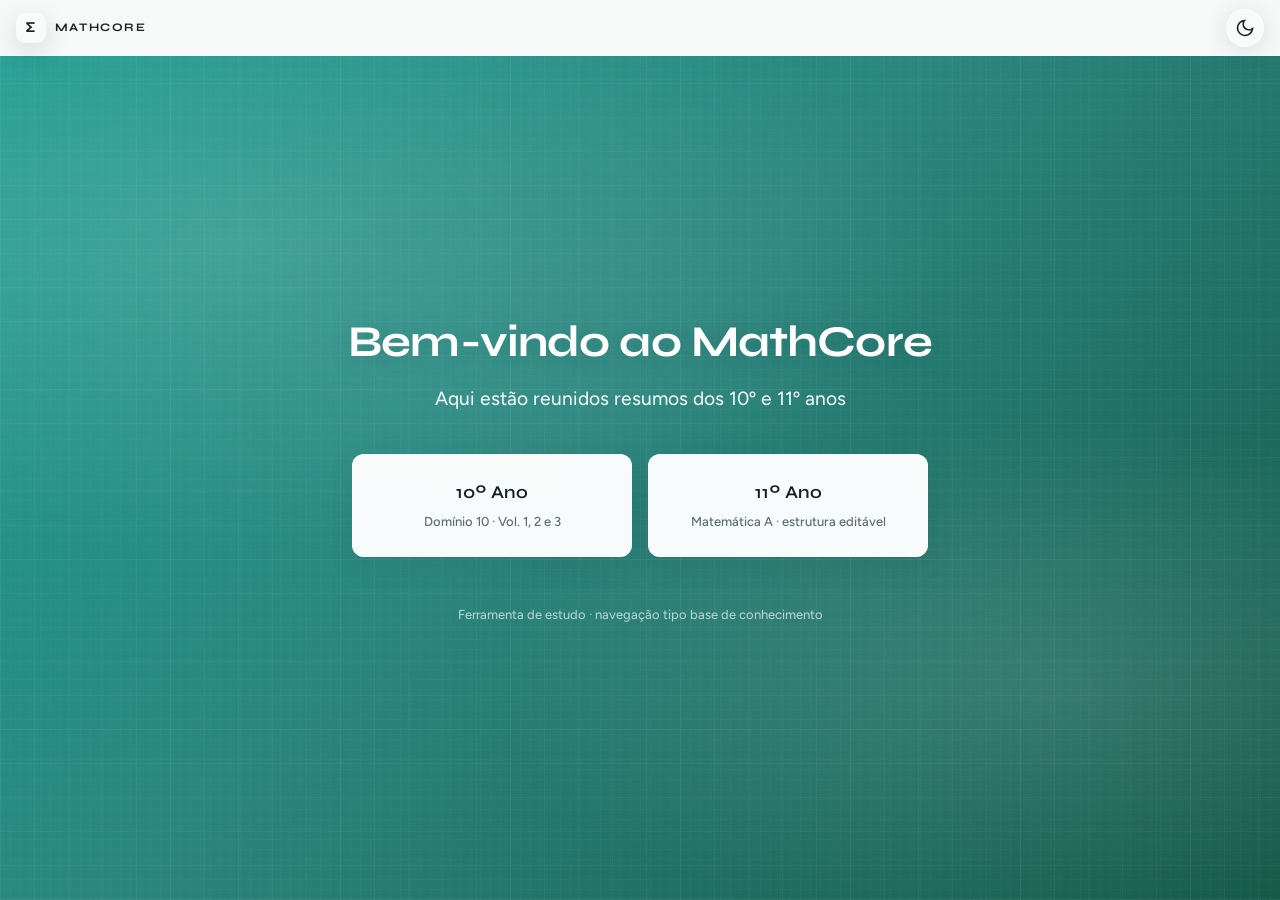
<file: index.html>
<!DOCTYPE html>
<html lang="pt">
  <head>
    <meta charset="UTF-8" />
    <meta name="viewport" content="width=device-width, initial-scale=1.0" />
    <title>MathCore — Resumos de Matemática</title>
    <script src="js/theme-init.js"></script>
    <link rel="preconnect" href="https://fonts.googleapis.com" />
    <link rel="preconnect" href="https://fonts.gstatic.com" crossorigin />
    <link
      href="https://fonts.googleapis.com/css2?family=Figtree:ital,wght@0,400;0,500;0,600;0,700;1,400;1,500&family=Syne:wght@500;600;700;800&display=swap"
      rel="stylesheet"
    />
    <link rel="stylesheet" href="css/styles.css" />
  </head>
  <body class="mathcore-landing">
    <header class="landing__topbar">
      <div class="landing__topbar-brand" aria-label="MathCore">
        <span class="landing__topbar-logo" aria-hidden="true">
          <span class="landing__logo-icon">∑</span>
        </span>
        <span class="landing__topbar-word">MathCore</span>
      </div>
      <div class="landing__topbar-actions" id="landing-theme-anchor"></div>
    </header>
    <!--
      Fundo: o gradiente verde cobre images/hero-math.svg (formas geométricas discretas).
      Para uma fotografia: coloca hero-math.jpg na pasta images/ e altera em css/styles.css
      a propriedade background da classe .landing__bg para apontar para o JPG.
    -->
    <main class="landing">
      <div class="landing__bg" aria-hidden="true"></div>
      <div class="landing__content">
        <h1>Bem-vindo ao MathCore</h1>
        <p class="landing__subtitle">Aqui estão reunidos resumos dos 10º e 11º anos</p>
        <div class="landing__cards">
          <a class="landing-card" href="ano10.html">
            10º Ano
            <span>Domínio 10 · Vol. 1, 2 e 3</span>
          </a>
          <a class="landing-card" href="ano11.html">
            11º Ano
            <span>Matemática A · estrutura editável</span>
          </a>
        </div>
        <p class="landing__footer">Ferramenta de estudo · navegação tipo base de conhecimento</p>
      </div>
    </main>
    <script src="js/theme-ui.js" defer></script>
  </body>
</html>
</file>
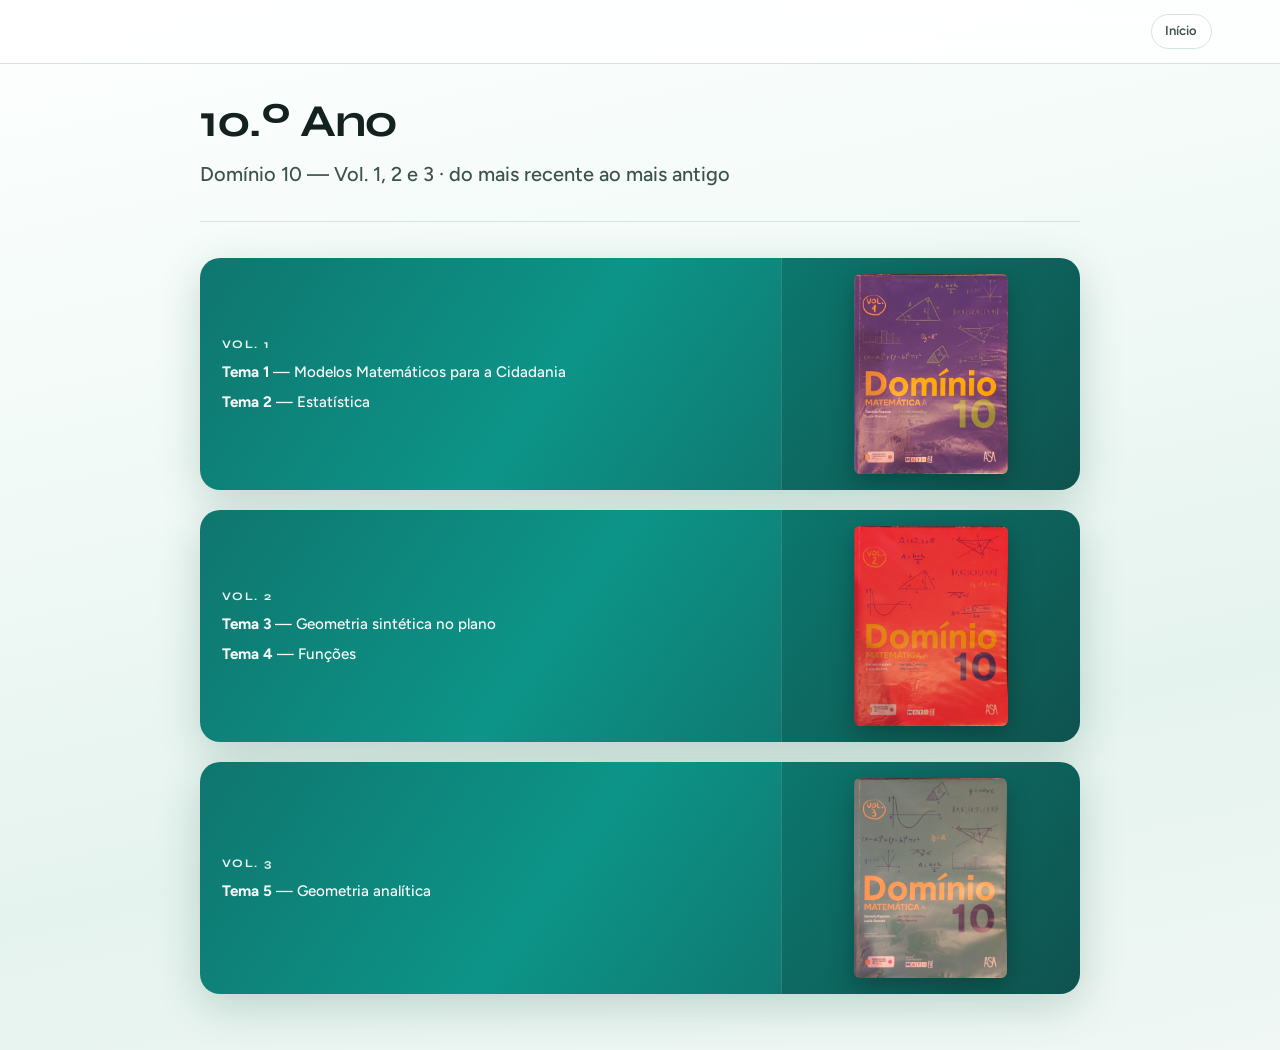
<file: ano10.html>
<!DOCTYPE html>
<html lang="pt">
  <head>
    <meta charset="UTF-8" />
    <meta name="viewport" content="width=device-width, initial-scale=1.0" />
    <title>MathCore — 10.º Ano</title>
    <script src="js/theme-init.js"></script>
    <link rel="preconnect" href="https://fonts.googleapis.com" />
    <link rel="preconnect" href="https://fonts.gstatic.com" crossorigin />
    <link
      href="https://fonts.googleapis.com/css2?family=Figtree:ital,wght@0,400;0,500;0,600;0,700;1,400;1,500&family=Syne:wght@500;600;700;800&display=swap"
      rel="stylesheet"
    />
    <link rel="stylesheet" href="css/styles.css" />
  </head>
  <body class="grade-hub">
    <header class="grade-hub__top">
      <a class="grade-hub__home" href="index.html">Início</a>
    </header>

    <main class="grade-hub__main">
      <header class="grade-hub-header">
        <h1 class="grade-hub-header__title">10.º Ano</h1>
        <p class="grade-hub-header__subtitle">Domínio 10 — Vol. 1, 2 e 3 · do mais recente ao mais antigo</p>
      </header>

      <div class="volume-grid">
        <!--
          IMAGEM DA CAPA (cada cartão — lado direito):
          - Pasta: MathCore/images/
          - Formatos recomendados: PNG ou JPG (proporção vertical tipo livro, ex. 600×800 px)
          - Caminho relativo a esta página, ex.: images/vol10-1.png
          - Também podes usar nomes simples como images/vol1.png — evita colisões entre anos usando vol10-1, vol11-1, etc.
          - Para mostrar a capa: dentro de .volume-card__cover adiciona
            <img class="volume-card__book" src="images/vol10-1.png" alt="Capa do manual — Vol. 1" />
        -->
        <a class="volume-card" href="vol10-1.html">
          <div class="volume-card__inner">
            <div class="volume-card__text">
              <span class="volume-card__vol">Vol. 1</span>
              <span class="volume-card__line"><strong>Tema 1</strong> — Modelos Matemáticos para a Cidadania</span>
              <span class="volume-card__line"><strong>Tema 2</strong> — Estatística</span>
            </div>
            <div class="volume-card__cover">
              <img class="volume-card__book" src="images/capa-vol1(10).png" alt="Capa do manual — Vol. 1" />
            </div>
          </div>
        </a>

        <a class="volume-card" href="vol10-2.html">
          <div class="volume-card__inner">
            <div class="volume-card__text">
              <span class="volume-card__vol">Vol. 2</span>
              <span class="volume-card__line"><strong>Tema 3</strong> — Geometria sintética no plano</span>
              <span class="volume-card__line"><strong>Tema 4</strong> — Funções</span>
            </div>
            <div class="volume-card__cover">
              <img class="volume-card__book" src="images/capa-vol2(10).png" alt="Capa do manual — Vol. 2" />
            </div>
          </div>
        </a>

        <a class="volume-card" href="vol10-3.html">
          <div class="volume-card__inner">
            <div class="volume-card__text">
              <span class="volume-card__vol">Vol. 3</span>
              <span class="volume-card__line"><strong>Tema 5</strong> — Geometria analítica</span>
            </div>
            <div class="volume-card__cover">
              <img class="volume-card__book" src="images/capa-vol3(10).png" alt="Capa do manual — Vol. 3" />
            </div>
          </div>
        </a>
      </div>
    </main>
    <script src="js/theme-ui.js" defer></script>
  </body>
</html>
</file>
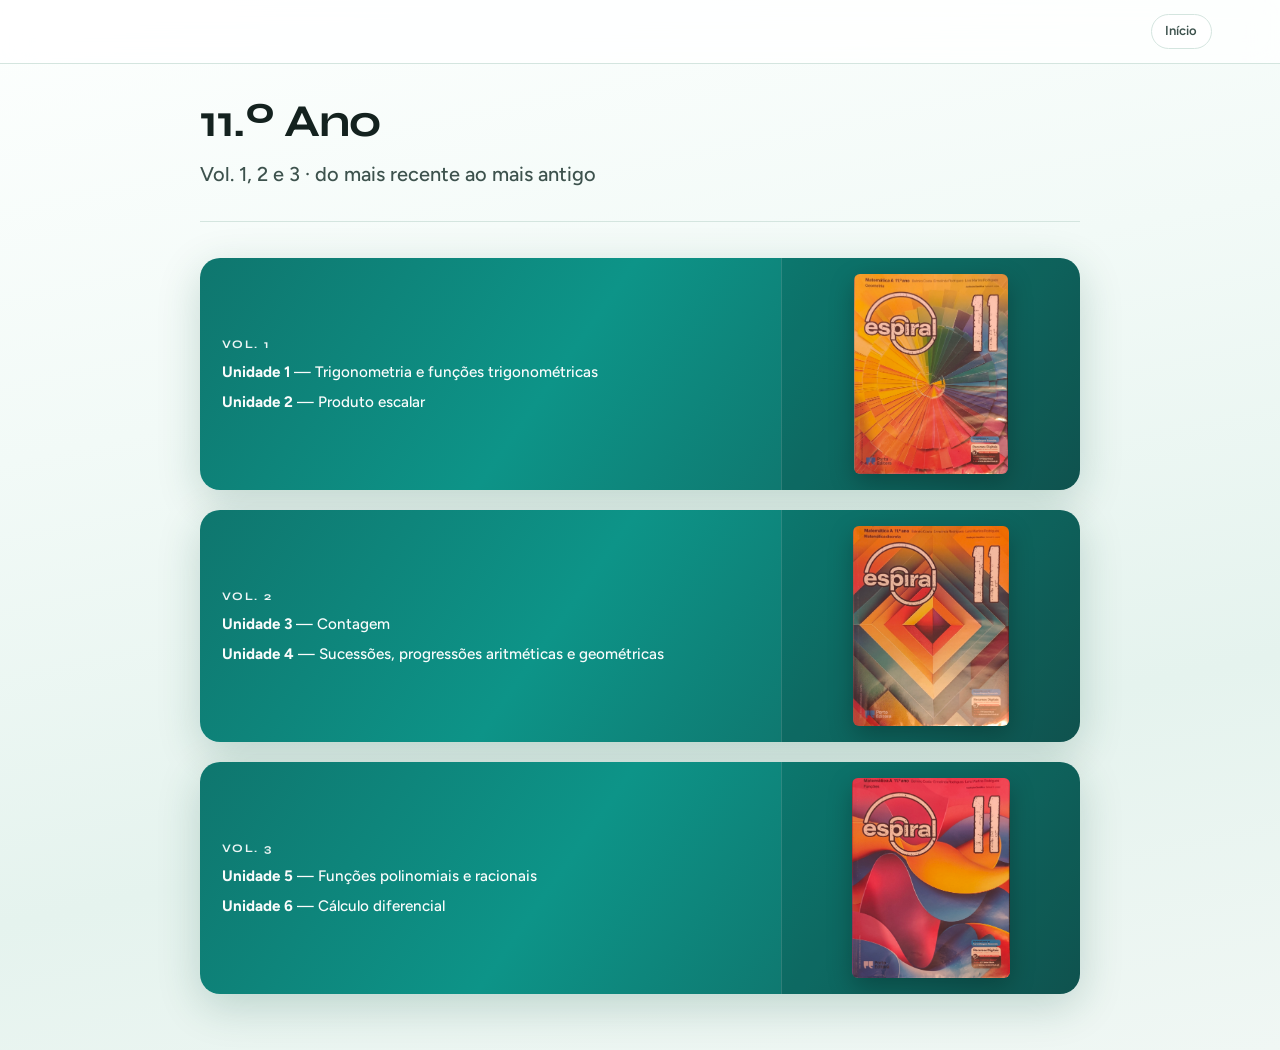
<file: ano11.html>
<!DOCTYPE html>
<html lang="pt">
  <head>
    <meta charset="UTF-8" />
    <meta name="viewport" content="width=device-width, initial-scale=1.0" />
    <title>MathCore — 11.º Ano</title>
    <script src="js/theme-init.js"></script>
    <link rel="preconnect" href="https://fonts.googleapis.com" />
    <link rel="preconnect" href="https://fonts.gstatic.com" crossorigin />
    <link
      href="https://fonts.googleapis.com/css2?family=Figtree:ital,wght@0,400;0,500;0,600;0,700;1,400;1,500&family=Syne:wght@500;600;700;800&display=swap"
      rel="stylesheet"
    />
    <link rel="stylesheet" href="css/styles.css" />
  </head>
  <body class="grade-hub">
    <header class="grade-hub__top">
      <a class="grade-hub__home" href="index.html">Início</a>
    </header>

    <main class="grade-hub__main">
      <header class="grade-hub-header">
        <h1 class="grade-hub-header__title">11.º Ano</h1>
        <p class="grade-hub-header__subtitle">Vol. 1, 2 e 3 · do mais recente ao mais antigo</p>
      </header>

      <div class="volume-grid">
        <!--
          Capas dos volumes: ver comentário em ano10.html (pasta images/, PNG ou JPG, ex.: images/vol11-1.png)
        -->
        <a class="volume-card" href="vol11-1.html">
          <div class="volume-card__inner">
            <div class="volume-card__text">
              <span class="volume-card__vol">Vol. 1</span>
              <span class="volume-card__line"><strong>Unidade 1</strong> — Trigonometria e funções trigonométricas</span>
              <span class="volume-card__line"><strong>Unidade 2</strong> — Produto escalar</span>
            </div>
            <div class="volume-card__cover">
              <img class="volume-card__book" src="images/capa-vol1(11).png" alt="Capa do manual — Vol. 1" />
            </div>
          </div>
        </a>

        <a class="volume-card" href="vol11-2.html">
          <div class="volume-card__inner">
            <div class="volume-card__text">
              <span class="volume-card__vol">Vol. 2</span>
              <span class="volume-card__line"><strong>Unidade 3</strong> — Contagem</span>
              <span class="volume-card__line"><strong>Unidade 4</strong> — Sucessões, progressões aritméticas e geométricas</span>
            </div>
            <div class="volume-card__cover">
              <img class="volume-card__book" src="images/capa-vol2(11).png" alt="Capa do manual — Vol. 2" />
            </div>
          </div>
        </a>

        <a class="volume-card" href="vol11-3.html">
          <div class="volume-card__inner">
            <div class="volume-card__text">
              <span class="volume-card__vol">Vol. 3</span>
              <span class="volume-card__line"><strong>Unidade 5</strong> — Funções polinomiais e racionais</span>
              <span class="volume-card__line"><strong>Unidade 6</strong> — Cálculo diferencial</span>
            </div>
            <div class="volume-card__cover">
              <img class="volume-card__book" src="images/capa-vol3(11).png" alt="Capa do manual — Vol. 3" />
            </div>
          </div>
        </a>
      </div>
    </main>
    <script src="js/theme-ui.js" defer></script>
  </body>
</html>
</file>
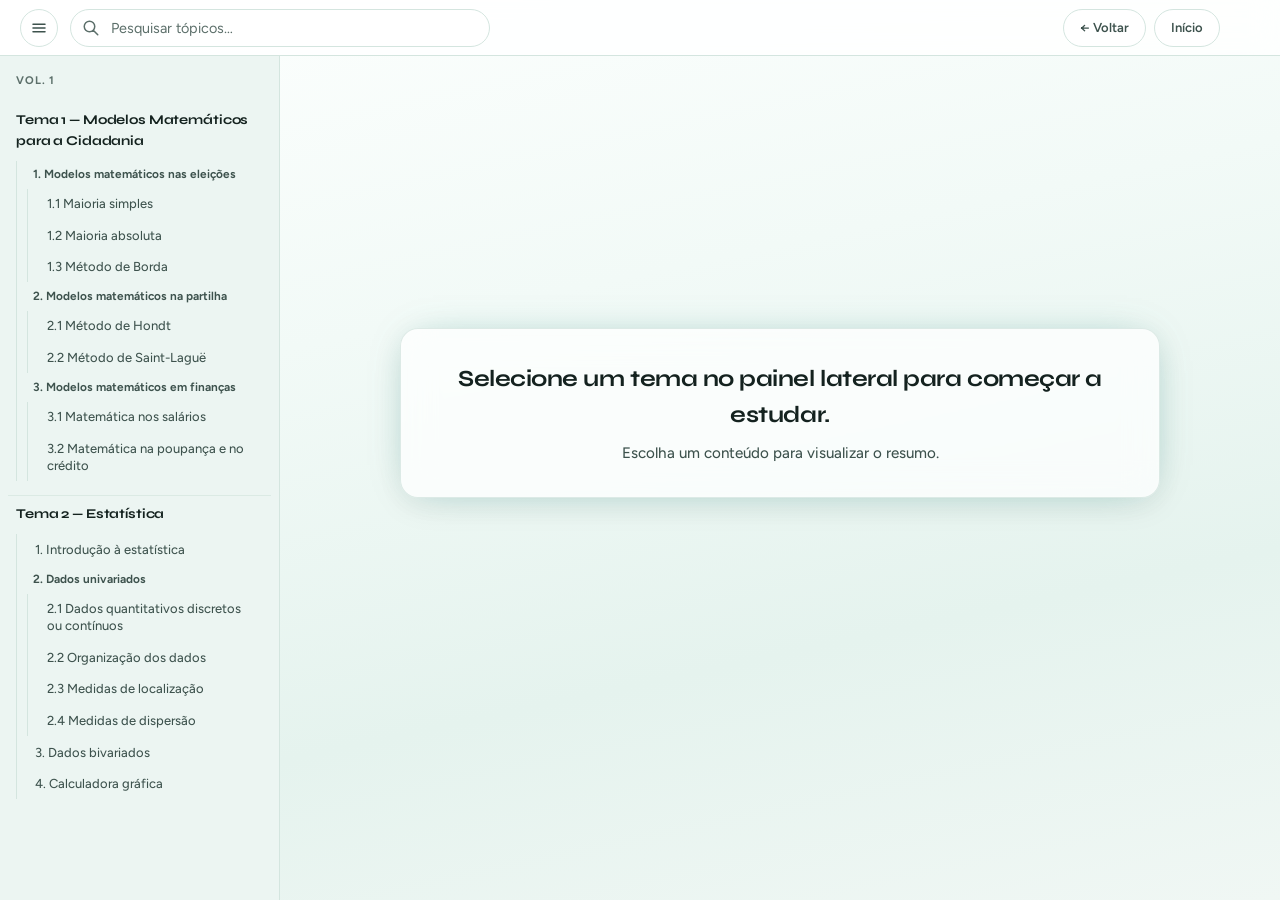
<file: vol10-1.html>
<!DOCTYPE html>
<html lang="pt">
  <head>
    <meta charset="UTF-8" />
    <meta name="viewport" content="width=device-width, initial-scale=1.0" />
    <title>MathCore — 10.º Ano · Vol. 1</title>
    <script src="js/theme-init.js"></script>
    <link rel="preconnect" href="https://fonts.googleapis.com" />
    <link rel="preconnect" href="https://fonts.gstatic.com" crossorigin />
    <link
      href="https://fonts.googleapis.com/css2?family=Figtree:ital,wght@0,400;0,500;0,600;0,700;1,400;1,500&family=Syne:wght@500;600;700;800&display=swap"
      rel="stylesheet"
    />
    <link rel="stylesheet" href="css/styles.css" />
  </head>
  <body class="grade-page volume-page">
    <header class="topbar topbar--volume">
      <button id="sidebar-toggle" class="sidebar-toggle" type="button" aria-label="Mostrar ou ocultar o painel lateral">
        <svg width="18" height="18" viewBox="0 0 24 24" fill="none" stroke="currentColor" stroke-width="2" aria-hidden="true">
          <path d="M4 7h16M4 12h16M4 17h16" stroke-linecap="round" />
        </svg>
      </button>
      <div class="topbar__search-wrap">
        <svg xmlns="http://www.w3.org/2000/svg" fill="none" viewBox="0 0 24 24" stroke="currentColor" stroke-width="2">
          <path stroke-linecap="round" stroke-linejoin="round" d="M21 21l-6-6m2-5a7 7 0 11-14 0 7 7 0 0114 0z" />
        </svg>
        <input
          id="search-topics"
          type="search"
          placeholder="Pesquisar tópicos…"
          autocomplete="off"
          aria-label="Pesquisar tópicos"
        />
      </div>
      <div class="topbar__actions">
        <a class="btn-back" href="ano10.html">← Voltar</a>
        <a class="btn-home" href="index.html">Início</a>
      </div>
    </header>

    <div class="grade-body volume-body">
      <aside class="sidebar" aria-label="Índice deste volume">
        <div class="sidebar__title"><span id="sidebar-vol-label">Vol.</span></div>
        <nav id="sidebar-tree" class="sidebar-tree"></nav>
      </aside>

      <div class="main-wrap">
        <div class="main-inner main-inner--volume">
          <div id="main-content"></div>
        </div>
      </div>
    </div>

    <div id="topic-modal-backdrop" class="modal-backdrop" aria-hidden="true"></div>
    <div
      id="topic-modal"
      class="modal modal--topic"
      role="dialog"
      aria-modal="true"
      aria-labelledby="topic-modal-title"
      aria-hidden="true"
    >
      <div class="modal__header">
        <h2 id="topic-modal-title"></h2>
        <button type="button" class="modal__close" data-close-modal aria-label="Fechar">
          <svg width="20" height="20" viewBox="0 0 24 24" fill="none" stroke="currentColor" stroke-width="2">
            <path d="M18 6L6 18M6 6l12 12" stroke-linecap="round" />
          </svg>
        </button>
      </div>
      <div class="modal__body">
        <div class="modal__image-wrap">
          <img id="topic-modal-img" class="is-hidden" alt="" width="800" height="600" />
          <p id="topic-modal-placeholder" class="modal__placeholder">Aqui será inserida a imagem do resumo</p>
        </div>
      </div>
    </div>

    <script src="js/vol-10-1.js"></script>
    <script src="js/global-search-index.js"></script>
    <script src="js/volume-page.js"></script>
    <script src="js/theme-ui.js" defer></script>
  </body>
</html>
</file>
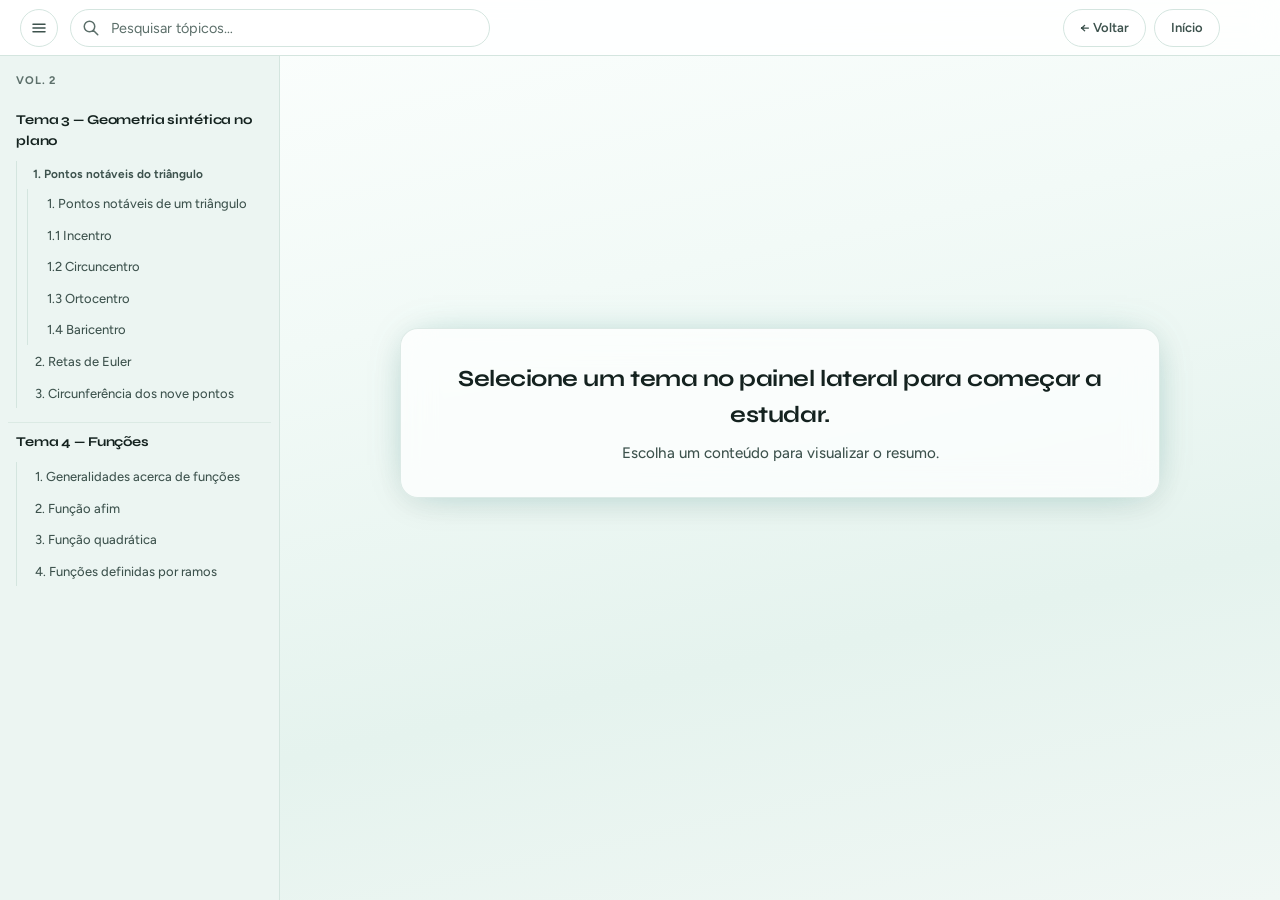
<file: vol10-2.html>
<!DOCTYPE html>
<html lang="pt">
  <head>
    <meta charset="UTF-8" />
    <meta name="viewport" content="width=device-width, initial-scale=1.0" />
    <title>MathCore — 10.º Ano · Vol. 2</title>
    <script src="js/theme-init.js"></script>
    <link rel="preconnect" href="https://fonts.googleapis.com" />
    <link rel="preconnect" href="https://fonts.gstatic.com" crossorigin />
    <link
      href="https://fonts.googleapis.com/css2?family=Figtree:ital,wght@0,400;0,500;0,600;0,700;1,400;1,500&family=Syne:wght@500;600;700;800&display=swap"
      rel="stylesheet"
    />
    <link rel="stylesheet" href="css/styles.css" />
  </head>
  <body class="grade-page volume-page">
    <header class="topbar topbar--volume">
      <button id="sidebar-toggle" class="sidebar-toggle" type="button" aria-label="Mostrar ou ocultar o painel lateral">
        <svg width="18" height="18" viewBox="0 0 24 24" fill="none" stroke="currentColor" stroke-width="2" aria-hidden="true">
          <path d="M4 7h16M4 12h16M4 17h16" stroke-linecap="round" />
        </svg>
      </button>
      <div class="topbar__search-wrap">
        <svg xmlns="http://www.w3.org/2000/svg" fill="none" viewBox="0 0 24 24" stroke="currentColor" stroke-width="2">
          <path stroke-linecap="round" stroke-linejoin="round" d="M21 21l-6-6m2-5a7 7 0 11-14 0 7 7 0 0114 0z" />
        </svg>
        <input
          id="search-topics"
          type="search"
          placeholder="Pesquisar tópicos…"
          autocomplete="off"
          aria-label="Pesquisar tópicos"
        />
      </div>
      <div class="topbar__actions">
        <a class="btn-back" href="ano10.html">← Voltar</a>
        <a class="btn-home" href="index.html">Início</a>
      </div>
    </header>

    <div class="grade-body volume-body">
      <aside class="sidebar" aria-label="Índice deste volume">
        <div class="sidebar__title"><span id="sidebar-vol-label">Vol.</span></div>
        <nav id="sidebar-tree" class="sidebar-tree"></nav>
      </aside>

      <div class="main-wrap">
        <div class="main-inner main-inner--volume">
          <div id="main-content"></div>
        </div>
      </div>
    </div>

    <div id="topic-modal-backdrop" class="modal-backdrop" aria-hidden="true"></div>
    <div
      id="topic-modal"
      class="modal modal--topic"
      role="dialog"
      aria-modal="true"
      aria-labelledby="topic-modal-title"
      aria-hidden="true"
    >
      <div class="modal__header">
        <h2 id="topic-modal-title"></h2>
        <button type="button" class="modal__close" data-close-modal aria-label="Fechar">
          <svg width="20" height="20" viewBox="0 0 24 24" fill="none" stroke="currentColor" stroke-width="2">
            <path d="M18 6L6 18M6 6l12 12" stroke-linecap="round" />
          </svg>
        </button>
      </div>
      <div class="modal__body">
        <div class="modal__image-wrap">
          <img id="topic-modal-img" class="is-hidden" alt="" width="800" height="600" />
          <p id="topic-modal-placeholder" class="modal__placeholder">Aqui será inserida a imagem do resumo</p>
        </div>
      </div>
    </div>

    <script src="js/vol-10-2.js"></script>
    <script src="js/global-search-index.js"></script>
    <script src="js/volume-page.js"></script>
    <script src="js/theme-ui.js" defer></script>
  </body>
</html>
</file>
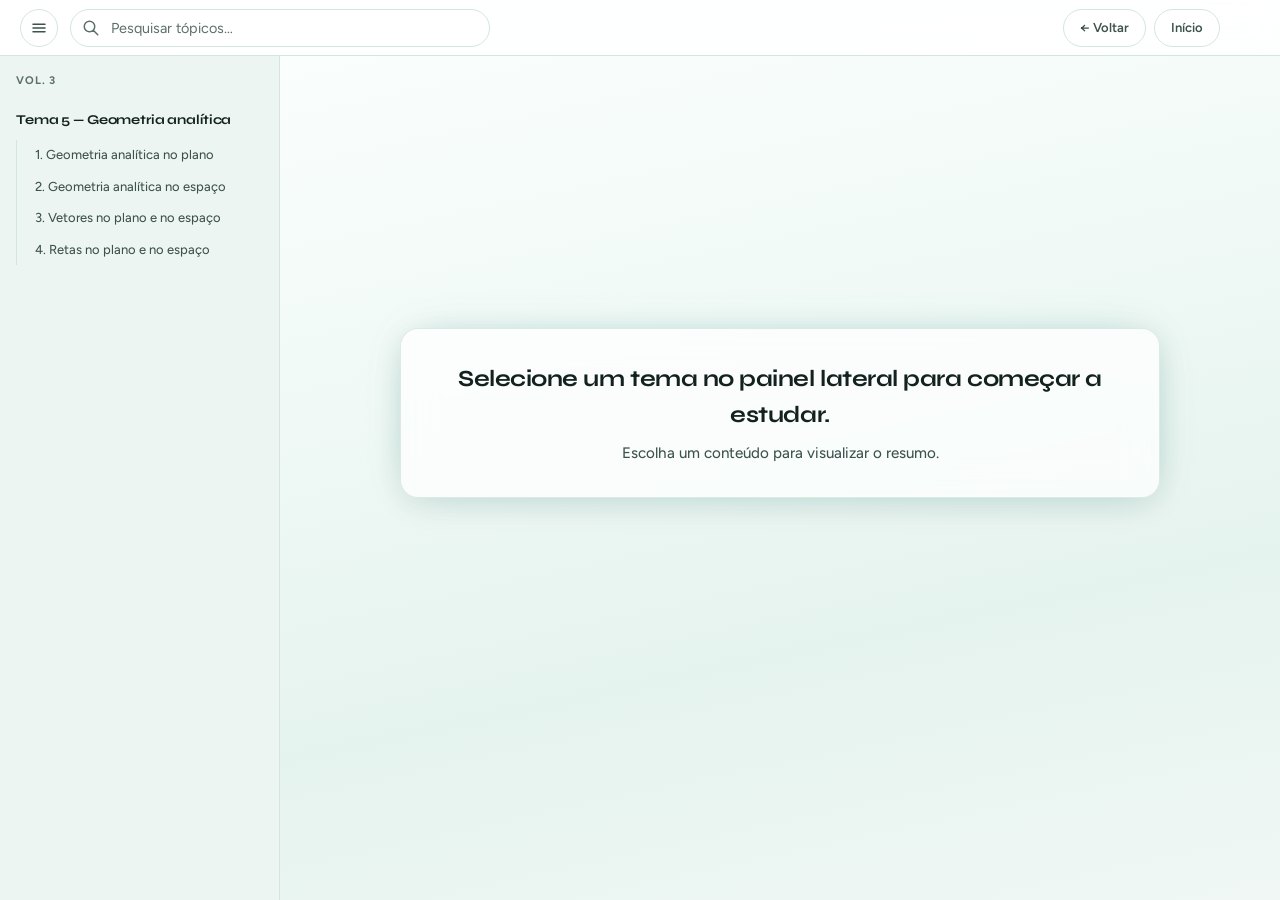
<file: vol10-3.html>
<!DOCTYPE html>
<html lang="pt">
  <head>
    <meta charset="UTF-8" />
    <meta name="viewport" content="width=device-width, initial-scale=1.0" />
    <title>MathCore — 10.º Ano · Vol. 3</title>
    <script src="js/theme-init.js"></script>
    <link rel="preconnect" href="https://fonts.googleapis.com" />
    <link rel="preconnect" href="https://fonts.gstatic.com" crossorigin />
    <link
      href="https://fonts.googleapis.com/css2?family=Figtree:ital,wght@0,400;0,500;0,600;0,700;1,400;1,500&family=Syne:wght@500;600;700;800&display=swap"
      rel="stylesheet"
    />
    <link rel="stylesheet" href="css/styles.css" />
  </head>
  <body class="grade-page volume-page">
    <header class="topbar topbar--volume">
      <button id="sidebar-toggle" class="sidebar-toggle" type="button" aria-label="Mostrar ou ocultar o painel lateral">
        <svg width="18" height="18" viewBox="0 0 24 24" fill="none" stroke="currentColor" stroke-width="2" aria-hidden="true">
          <path d="M4 7h16M4 12h16M4 17h16" stroke-linecap="round" />
        </svg>
      </button>
      <div class="topbar__search-wrap">
        <svg xmlns="http://www.w3.org/2000/svg" fill="none" viewBox="0 0 24 24" stroke="currentColor" stroke-width="2">
          <path stroke-linecap="round" stroke-linejoin="round" d="M21 21l-6-6m2-5a7 7 0 11-14 0 7 7 0 0114 0z" />
        </svg>
        <input
          id="search-topics"
          type="search"
          placeholder="Pesquisar tópicos…"
          autocomplete="off"
          aria-label="Pesquisar tópicos"
        />
      </div>
      <div class="topbar__actions">
        <a class="btn-back" href="ano10.html">← Voltar</a>
        <a class="btn-home" href="index.html">Início</a>
      </div>
    </header>

    <div class="grade-body volume-body">
      <aside class="sidebar" aria-label="Índice deste volume">
        <div class="sidebar__title"><span id="sidebar-vol-label">Vol.</span></div>
        <nav id="sidebar-tree" class="sidebar-tree"></nav>
      </aside>

      <div class="main-wrap">
        <div class="main-inner main-inner--volume">
          <div id="main-content"></div>
        </div>
      </div>
    </div>

    <div id="topic-modal-backdrop" class="modal-backdrop" aria-hidden="true"></div>
    <div
      id="topic-modal"
      class="modal modal--topic"
      role="dialog"
      aria-modal="true"
      aria-labelledby="topic-modal-title"
      aria-hidden="true"
    >
      <div class="modal__header">
        <h2 id="topic-modal-title"></h2>
        <button type="button" class="modal__close" data-close-modal aria-label="Fechar">
          <svg width="20" height="20" viewBox="0 0 24 24" fill="none" stroke="currentColor" stroke-width="2">
            <path d="M18 6L6 18M6 6l12 12" stroke-linecap="round" />
          </svg>
        </button>
      </div>
      <div class="modal__body">
        <div class="modal__image-wrap">
          <img id="topic-modal-img" class="is-hidden" alt="" width="800" height="600" />
          <p id="topic-modal-placeholder" class="modal__placeholder">Aqui será inserida a imagem do resumo</p>
        </div>
      </div>
    </div>

    <script src="js/vol-10-3.js"></script>
    <script src="js/global-search-index.js"></script>
    <script src="js/volume-page.js"></script>
    <script src="js/theme-ui.js" defer></script>
  </body>
</html>
</file>
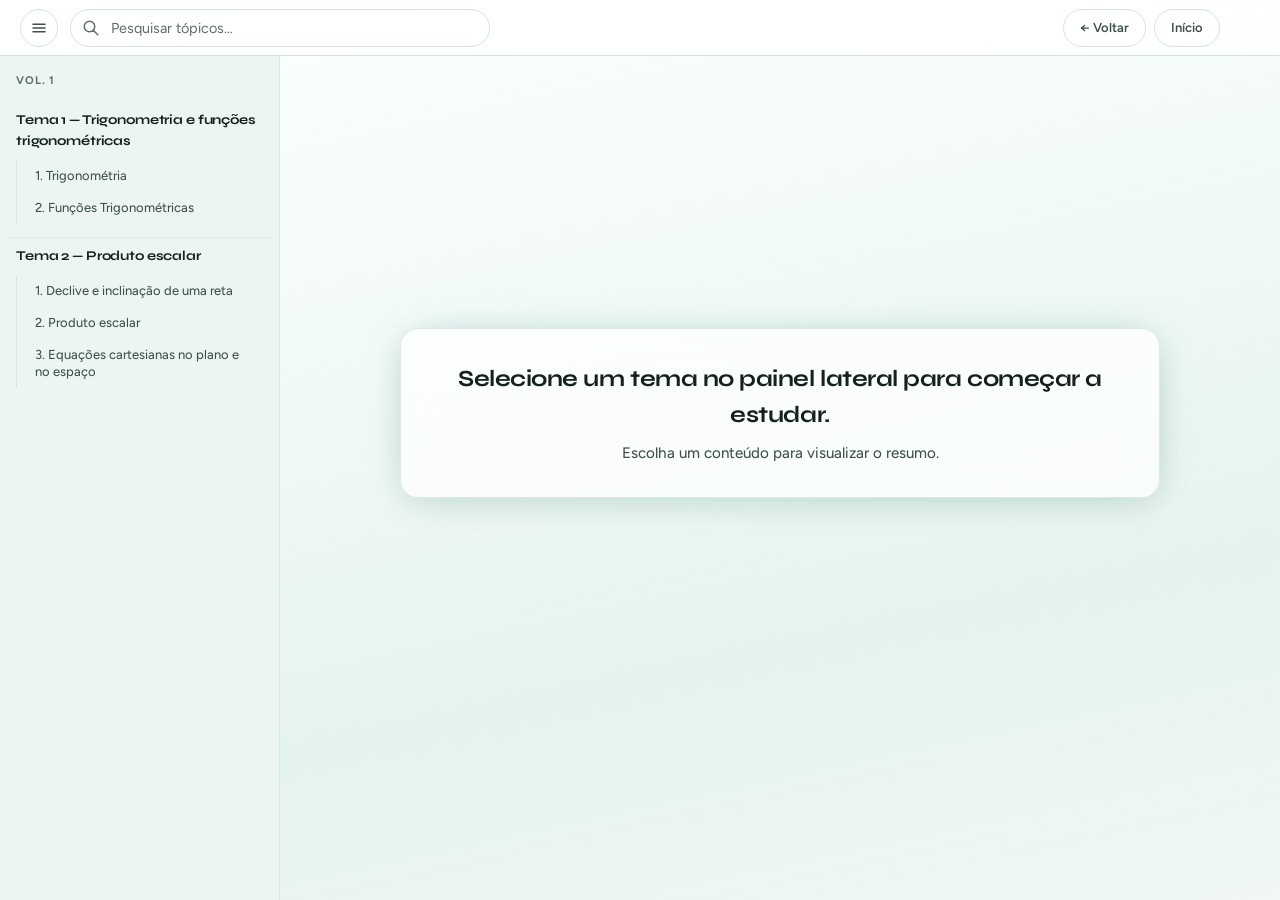
<file: vol11-1.html>
<!DOCTYPE html>
<html lang="pt">
  <head>
    <meta charset="UTF-8" />
    <meta name="viewport" content="width=device-width, initial-scale=1.0" />
    <title>MathCore — 11.º Ano · Vol. 1</title>
    <script src="js/theme-init.js"></script>
    <link rel="preconnect" href="https://fonts.googleapis.com" />
    <link rel="preconnect" href="https://fonts.gstatic.com" crossorigin />
    <link
      href="https://fonts.googleapis.com/css2?family=Figtree:ital,wght@0,400;0,500;0,600;0,700;1,400;1,500&family=Syne:wght@500;600;700;800&display=swap"
      rel="stylesheet"
    />
    <link rel="stylesheet" href="css/styles.css" />
  </head>
  <body class="grade-page volume-page">
    <header class="topbar topbar--volume">
      <button id="sidebar-toggle" class="sidebar-toggle" type="button" aria-label="Mostrar ou ocultar o painel lateral">
        <svg width="18" height="18" viewBox="0 0 24 24" fill="none" stroke="currentColor" stroke-width="2" aria-hidden="true">
          <path d="M4 7h16M4 12h16M4 17h16" stroke-linecap="round" />
        </svg>
      </button>
      <div class="topbar__search-wrap">
        <svg xmlns="http://www.w3.org/2000/svg" fill="none" viewBox="0 0 24 24" stroke="currentColor" stroke-width="2">
          <path stroke-linecap="round" stroke-linejoin="round" d="M21 21l-6-6m2-5a7 7 0 11-14 0 7 7 0 0114 0z" />
        </svg>
        <input
          id="search-topics"
          type="search"
          placeholder="Pesquisar tópicos…"
          autocomplete="off"
          aria-label="Pesquisar tópicos"
        />
      </div>
      <div class="topbar__actions">
        <a class="btn-back" href="ano11.html">← Voltar</a>
        <a class="btn-home" href="index.html">Início</a>
      </div>
    </header>

    <div class="grade-body volume-body">
      <aside class="sidebar" aria-label="Índice deste volume">
        <div class="sidebar__title"><span id="sidebar-vol-label">Vol.</span></div>
        <nav id="sidebar-tree" class="sidebar-tree"></nav>
      </aside>

      <div class="main-wrap">
        <div class="main-inner main-inner--volume">
          <div id="main-content"></div>
        </div>
      </div>
    </div>

    <div id="topic-modal-backdrop" class="modal-backdrop" aria-hidden="true"></div>
    <div
      id="topic-modal"
      class="modal modal--topic"
      role="dialog"
      aria-modal="true"
      aria-labelledby="topic-modal-title"
      aria-hidden="true"
    >
      <div class="modal__header">
        <h2 id="topic-modal-title"></h2>
        <button type="button" class="modal__close" data-close-modal aria-label="Fechar">
          <svg width="20" height="20" viewBox="0 0 24 24" fill="none" stroke="currentColor" stroke-width="2">
            <path d="M18 6L6 18M6 6l12 12" stroke-linecap="round" />
          </svg>
        </button>
      </div>
      <div class="modal__body">
        <div class="modal__image-wrap">
          <img id="topic-modal-img" class="is-hidden" alt="" width="800" height="600" />
          <p id="topic-modal-placeholder" class="modal__placeholder">Aqui será inserida a imagem do resumo</p>
        </div>
      </div>
    </div>

    <script src="js/vol-11-1.js"></script>
    <script src="js/global-search-index.js"></script>
    <script src="js/volume-page.js"></script>
    <script src="js/theme-ui.js" defer></script>
  </body>
</html>
</file>
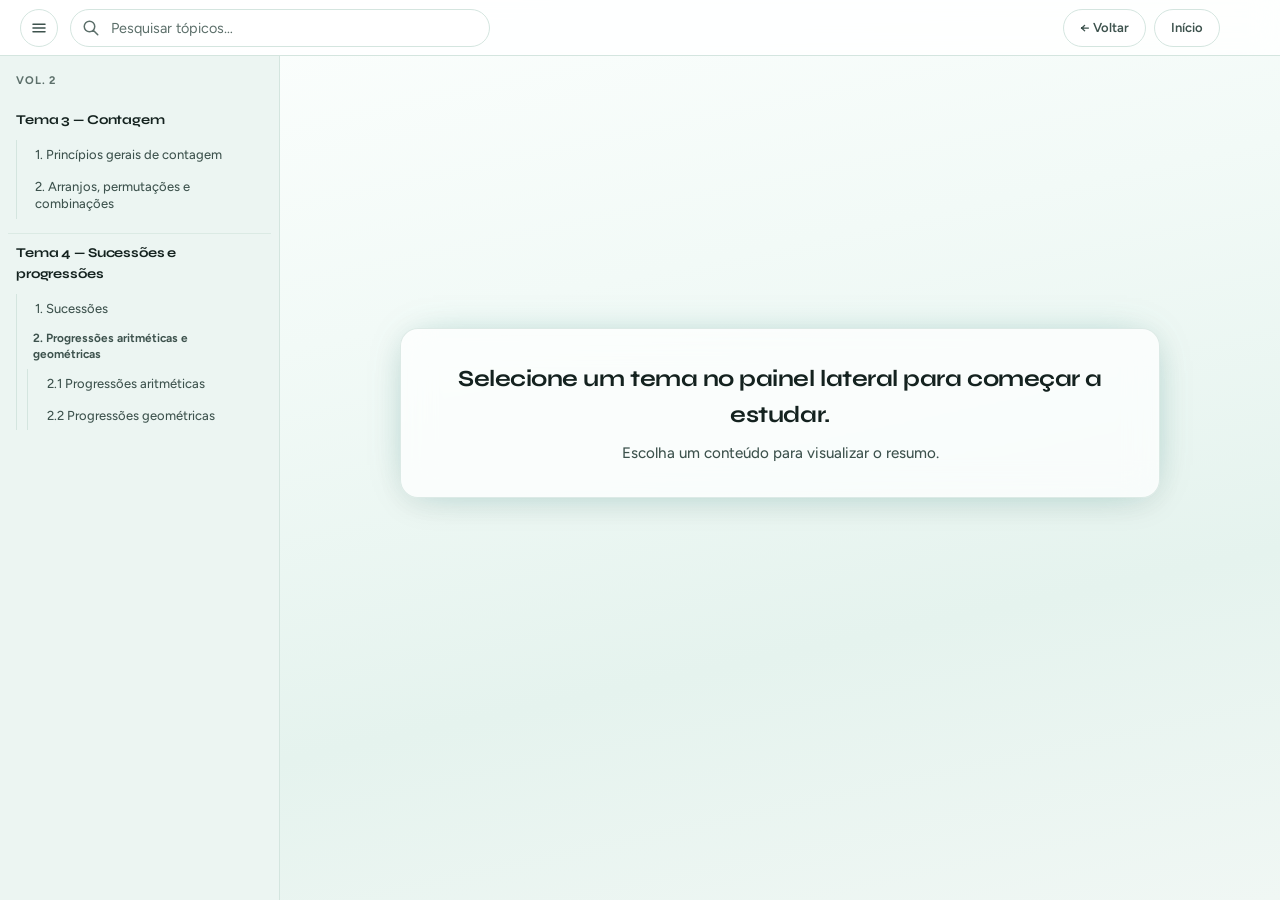
<file: vol11-2.html>
<!DOCTYPE html>
<html lang="pt">
  <head>
    <meta charset="UTF-8" />
    <meta name="viewport" content="width=device-width, initial-scale=1.0" />
    <title>MathCore — 11.º Ano · Vol. 2</title>
    <script src="js/theme-init.js"></script>
    <link rel="preconnect" href="https://fonts.googleapis.com" />
    <link rel="preconnect" href="https://fonts.gstatic.com" crossorigin />
    <link
      href="https://fonts.googleapis.com/css2?family=Figtree:ital,wght@0,400;0,500;0,600;0,700;1,400;1,500&family=Syne:wght@500;600;700;800&display=swap"
      rel="stylesheet"
    />
    <link rel="stylesheet" href="css/styles.css" />
  </head>
  <body class="grade-page volume-page">
    <header class="topbar topbar--volume">
      <button id="sidebar-toggle" class="sidebar-toggle" type="button" aria-label="Mostrar ou ocultar o painel lateral">
        <svg width="18" height="18" viewBox="0 0 24 24" fill="none" stroke="currentColor" stroke-width="2" aria-hidden="true">
          <path d="M4 7h16M4 12h16M4 17h16" stroke-linecap="round" />
        </svg>
      </button>
      <div class="topbar__search-wrap">
        <svg xmlns="http://www.w3.org/2000/svg" fill="none" viewBox="0 0 24 24" stroke="currentColor" stroke-width="2">
          <path stroke-linecap="round" stroke-linejoin="round" d="M21 21l-6-6m2-5a7 7 0 11-14 0 7 7 0 0114 0z" />
        </svg>
        <input
          id="search-topics"
          type="search"
          placeholder="Pesquisar tópicos…"
          autocomplete="off"
          aria-label="Pesquisar tópicos"
        />
      </div>
      <div class="topbar__actions">
        <a class="btn-back" href="ano11.html">← Voltar</a>
        <a class="btn-home" href="index.html">Início</a>
      </div>
    </header>

    <div class="grade-body volume-body">
      <aside class="sidebar" aria-label="Índice deste volume">
        <div class="sidebar__title"><span id="sidebar-vol-label">Vol.</span></div>
        <nav id="sidebar-tree" class="sidebar-tree"></nav>
      </aside>

      <div class="main-wrap">
        <div class="main-inner main-inner--volume">
          <div id="main-content"></div>
        </div>
      </div>
    </div>

    <div id="topic-modal-backdrop" class="modal-backdrop" aria-hidden="true"></div>
    <div
      id="topic-modal"
      class="modal modal--topic"
      role="dialog"
      aria-modal="true"
      aria-labelledby="topic-modal-title"
      aria-hidden="true"
    >
      <div class="modal__header">
        <h2 id="topic-modal-title"></h2>
        <button type="button" class="modal__close" data-close-modal aria-label="Fechar">
          <svg width="20" height="20" viewBox="0 0 24 24" fill="none" stroke="currentColor" stroke-width="2">
            <path d="M18 6L6 18M6 6l12 12" stroke-linecap="round" />
          </svg>
        </button>
      </div>
      <div class="modal__body">
        <div class="modal__image-wrap">
          <img id="topic-modal-img" class="is-hidden" alt="" width="800" height="600" />
          <p id="topic-modal-placeholder" class="modal__placeholder">Aqui será inserida a imagem do resumo</p>
        </div>
      </div>
    </div>

    <script src="js/vol-11-2.js"></script>
    <script src="js/global-search-index.js"></script>
    <script src="js/volume-page.js"></script>
    <script src="js/theme-ui.js" defer></script>
  </body>
</html>
</file>
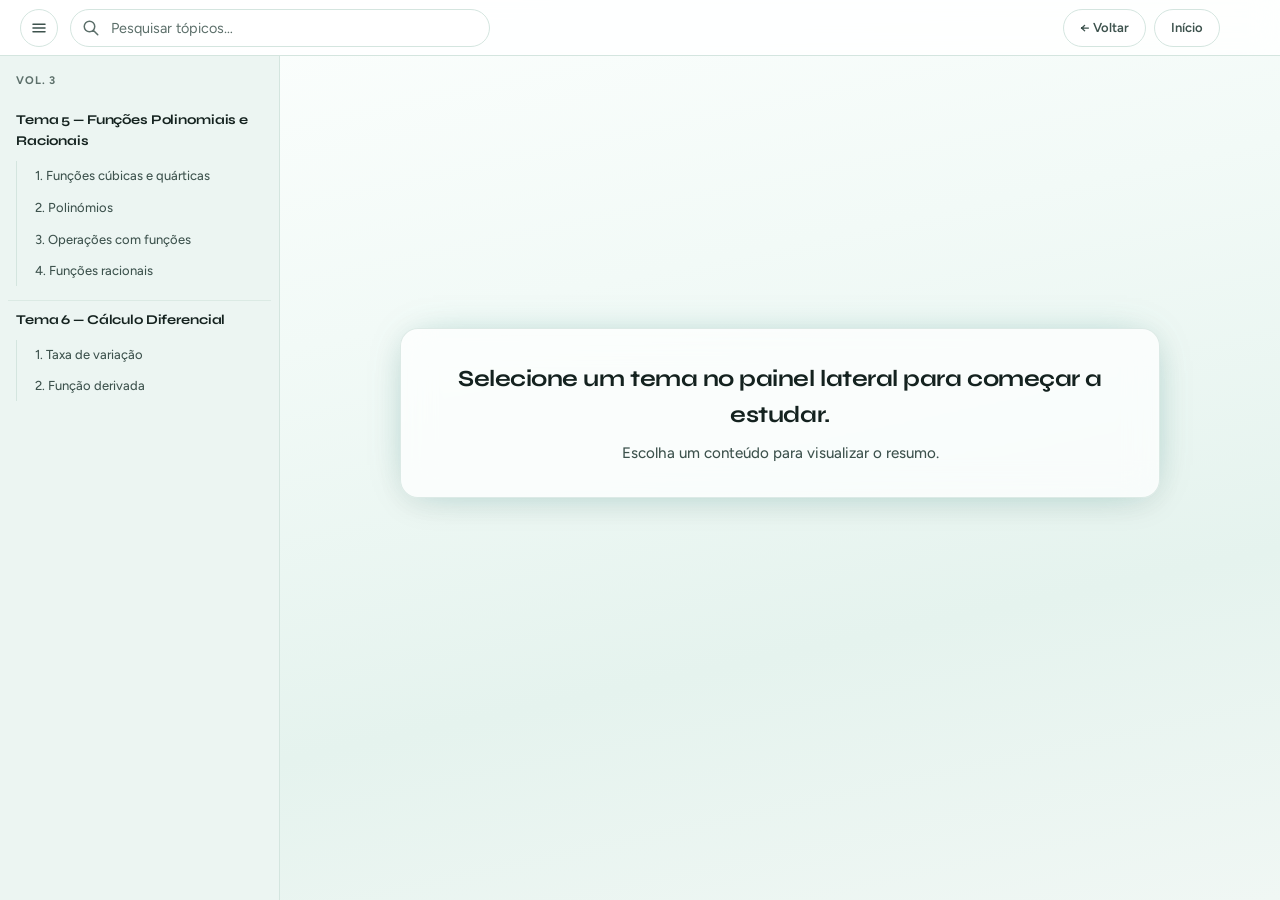
<file: vol11-3.html>
<!DOCTYPE html>
<html lang="pt">
  <head>
    <meta charset="UTF-8" />
    <meta name="viewport" content="width=device-width, initial-scale=1.0" />
    <title>MathCore — 11.º Ano · Vol. 3</title>
    <script src="js/theme-init.js"></script>
    <link rel="preconnect" href="https://fonts.googleapis.com" />
    <link rel="preconnect" href="https://fonts.gstatic.com" crossorigin />
    <link
      href="https://fonts.googleapis.com/css2?family=Figtree:ital,wght@0,400;0,500;0,600;0,700;1,400;1,500&family=Syne:wght@500;600;700;800&display=swap"
      rel="stylesheet"
    />
    <link rel="stylesheet" href="css/styles.css" />
  </head>
  <body class="grade-page volume-page">
    <header class="topbar topbar--volume">
      <button id="sidebar-toggle" class="sidebar-toggle" type="button" aria-label="Mostrar ou ocultar o painel lateral">
        <svg width="18" height="18" viewBox="0 0 24 24" fill="none" stroke="currentColor" stroke-width="2" aria-hidden="true">
          <path d="M4 7h16M4 12h16M4 17h16" stroke-linecap="round" />
        </svg>
      </button>
      <div class="topbar__search-wrap">
        <svg xmlns="http://www.w3.org/2000/svg" fill="none" viewBox="0 0 24 24" stroke="currentColor" stroke-width="2">
          <path stroke-linecap="round" stroke-linejoin="round" d="M21 21l-6-6m2-5a7 7 0 11-14 0 7 7 0 0114 0z" />
        </svg>
        <input
          id="search-topics"
          type="search"
          placeholder="Pesquisar tópicos…"
          autocomplete="off"
          aria-label="Pesquisar tópicos"
        />
      </div>
      <div class="topbar__actions">
        <a class="btn-back" href="ano11.html">← Voltar</a>
        <a class="btn-home" href="index.html">Início</a>
      </div>
    </header>

    <div class="grade-body volume-body">
      <aside class="sidebar" aria-label="Índice deste volume">
        <div class="sidebar__title"><span id="sidebar-vol-label">Vol.</span></div>
        <nav id="sidebar-tree" class="sidebar-tree"></nav>
      </aside>

      <div class="main-wrap">
        <div class="main-inner main-inner--volume">
          <div id="main-content"></div>
        </div>
      </div>
    </div>

    <div id="topic-modal-backdrop" class="modal-backdrop" aria-hidden="true"></div>
    <div
      id="topic-modal"
      class="modal modal--topic"
      role="dialog"
      aria-modal="true"
      aria-labelledby="topic-modal-title"
      aria-hidden="true"
    >
      <div class="modal__header">
        <h2 id="topic-modal-title"></h2>
        <button type="button" class="modal__close" data-close-modal aria-label="Fechar">
          <svg width="20" height="20" viewBox="0 0 24 24" fill="none" stroke="currentColor" stroke-width="2">
            <path d="M18 6L6 18M6 6l12 12" stroke-linecap="round" />
          </svg>
        </button>
      </div>
      <div class="modal__body">
        <div class="modal__image-wrap">
          <img id="topic-modal-img" class="is-hidden" alt="" width="800" height="600" />
          <p id="topic-modal-placeholder" class="modal__placeholder">Aqui será inserida a imagem do resumo</p>
        </div>
      </div>
    </div>

    <script src="js/vol-11-3.js"></script>
    <script src="js/global-search-index.js"></script>
    <script src="js/volume-page.js"></script>
    <script src="js/theme-ui.js" defer></script>
  </body>
</html>
</file>
<file: css/styles.css>
/**
 * MathCore — estilos globais
 * Tipografia: Syne (títulos) + Figtree (corpo)
 * Tema: data-theme="dark" no <html>
 */

:root {
  --font-display: "Syne", system-ui, sans-serif;
  --font-body: "Figtree", system-ui, sans-serif;
  --brand: #0d9488;
  --brand-hover: #0f766e;
  --brand-muted: rgba(13, 148, 136, 0.14);
  --brand-glow: rgba(13, 148, 136, 0.4);
  --bg: #f4f9f7;
  --bg-elevated: #ffffff;
  --surface: #ecf5f2;
  --text: #14221f;
  --text-secondary: #3d524d;
  --text-muted: #5c6f6a;
  --border: #d4e5df;
  --modal-backdrop: rgba(15, 28, 25, 0.48);
  --bg-page: linear-gradient(168deg, #fdfffe 0%, #f2faf7 35%, #e5f3ee 70%, #f0f7f4 100%);
  --bg-math-layer: rgba(13, 148, 136, 0.055);
  --bg-math-symbol: rgba(13, 148, 136, 0.06);
  --sidebar-width: 280px;
  --topbar-height: 56px;
  --topbar-btn-height: 38px;
  --topbar-btn-radius: 999px;
  --topbar-btn-pad-x: 1rem;
  --topbar-btn-gap: 0.5rem;
  --radius: 12px;
  --radius-sm: 8px;
  --shadow: 0 1px 3px rgba(20, 34, 31, 0.05), 0 4px 14px rgba(13, 148, 136, 0.04);
  --shadow-lg: 0 8px 32px rgba(20, 34, 31, 0.07);
  --transition: 0.24s cubic-bezier(0.4, 0, 0.2, 1);
  --transition-smooth: 0.4s cubic-bezier(0.22, 1, 0.36, 1);
}

[data-theme="dark"] {
  --brand: #2dd4bf;
  --brand-hover: #5eead4;
  --brand-muted: rgba(45, 212, 191, 0.16);
  --brand-glow: rgba(45, 212, 191, 0.35);
  --bg: #0c1211;
  --bg-elevated: #141c1a;
  --surface: #1a2421;
  --text: #e8f0ed;
  --text-secondary: #b4c9c0;
  --text-muted: #96ada4;
  --border: #2a3834;
  --modal-backdrop: rgba(4, 8, 7, 0.72);
  --bg-page: linear-gradient(168deg, #0a100e 0%, #0e1614 40%, #0c1513 100%);
  --bg-math-layer: rgba(45, 212, 191, 0.04);
  --bg-math-symbol: rgba(45, 212, 191, 0.07);
  --shadow: 0 1px 3px rgba(0, 0, 0, 0.35), 0 4px 14px rgba(0, 0, 0, 0.2);
  --shadow-lg: 0 12px 40px rgba(0, 0, 0, 0.45);
}

*,
*::before,
*::after {
  box-sizing: border-box;
}

html {
  scroll-behavior: smooth;
}

@media (prefers-reduced-motion: reduce) {
  html {
    scroll-behavior: auto;
  }

  .landing__content,
  .landing-card,
  .main-inner .content-block {
    animation: none !important;
  }

  .landing-card,
  .volume-card,
  .volume-card__inner::after,
  .topic-leaf,
  .btn-home,
  .btn-back,
  .theme-toggle,
  .modal,
  .modal-backdrop,
  .grade-hub__main,
  .volume-page .main-inner--volume,
  .theme-block {
    transition: none !important;
    animation: none !important;
  }

  .math-atmosphere__el {
    animation: none !important;
  }
}

body {
  margin: 0;
  font-family: var(--font-body);
  font-weight: 450;
  background: var(--bg);
  color: var(--text);
  line-height: 1.58;
  -webkit-font-smoothing: antialiased;
}

/* Títulos e destaques tipográficos */
.landing h1,
.landing__logo,
.grade-hub-header__title,
.volume-card__vol,
.volume-page-heading__title,
.volume-page-heading__meta,
.theme-block__title,
.page-heading h1,
.content-block__title,
.chapter h3,
.modal__header h2 {
  font-family: var(--font-display);
}

.syllabus-num {
  font-family: var(--font-display);
  font-weight: 700;
}

/* Fundo com gradiente suave + grelha + símbolos (páginas interior) */
body.grade-hub,
body.grade-page {
  background: var(--bg-page);
  position: relative;
  isolation: isolate;
  min-height: 100vh;
}

/* Sem grelha nem símbolos matemáticos — fundo limpo */
body.grade-hub::before,
body.grade-page::before,
body.grade-hub::after,
body.grade-page::after {
  content: none;
}

.grade-hub__top,
.grade-hub__main,
.grade-body,
.topbar {
  position: relative;
  z-index: 1;
}

/* Alternador de tema */
.theme-toggle {
  position: fixed;
  top: max(1rem, env(safe-area-inset-top));
  right: max(1rem, env(safe-area-inset-right));
  z-index: 10000;
  width: 44px;
  height: 44px;
  padding: 0;
  border: 1px solid var(--border);
  border-radius: 14px;
  background: color-mix(in srgb, var(--bg-elevated) 92%, transparent);
  backdrop-filter: blur(12px);
  color: var(--text-secondary);
  cursor: pointer;
  box-shadow: var(--shadow);
  display: grid;
  place-items: center;
  transition: transform var(--transition), box-shadow var(--transition), border-color var(--transition),
    background var(--transition), color var(--transition);
}

.theme-toggle.theme-toggle--inbar {
  position: static;
  top: auto;
  right: auto;
  z-index: auto;
  width: var(--topbar-btn-height);
  height: var(--topbar-btn-height);
  border-radius: var(--topbar-btn-radius);
  background: var(--bg-elevated);
  backdrop-filter: none;
  box-shadow: none;
  transition: background var(--transition), border-color var(--transition), color var(--transition),
    transform var(--transition), box-shadow var(--transition);
}

.theme-toggle.theme-toggle--inbar:hover {
  transform: translateY(-1px);
  color: var(--brand);
  border-color: color-mix(in srgb, var(--brand) 35%, var(--border));
  box-shadow: 0 10px 24px rgba(20, 34, 31, 0.08);
}

.theme-toggle.theme-toggle--inbar:active {
  transform: translateY(0) scale(0.96);
}

.theme-toggle:not(.theme-toggle--inbar):hover {
  transform: scale(1.06);
  color: var(--brand);
  border-color: color-mix(in srgb, var(--brand) 35%, var(--border));
  box-shadow: var(--shadow-lg), 0 0 24px var(--brand-muted);
}

.theme-toggle:focus-visible {
  outline: 2px solid var(--brand);
  outline-offset: 3px;
}

.theme-toggle__icon {
  display: grid;
  place-items: center;
}

body.mathcore-landing .theme-toggle {
  background: rgba(255, 255, 255, 0.22);
  border-color: rgba(255, 255, 255, 0.35);
  color: rgba(10, 18, 16, 0.92);
  box-shadow: 0 4px 24px rgba(0, 0, 0, 0.12);
}

body.mathcore-landing .theme-toggle:hover {
  background: rgba(255, 255, 255, 0.32);
  color: rgba(10, 18, 16, 0.96);
  border-color: rgba(255, 255, 255, 0.55);
}

[data-theme="dark"] body.mathcore-landing .theme-toggle {
  background: rgba(15, 35, 32, 0.55);
  border-color: rgba(45, 212, 191, 0.25);
  color: #ffffff;
}

/* Transição suave entre “páginas” (navegação) */
@supports (view-transition-name: none) {
  html {
    view-transition-name: mathcore-root;
  }
}

@supports (view-transition-name: none) {
  ::view-transition-old(mathcore-root) {
    animation: 180ms ease both mathcoreFadeOut;
  }
  ::view-transition-new(mathcore-root) {
    animation: 220ms ease both mathcoreFadeIn;
  }
  @keyframes mathcoreFadeOut {
    to {
      opacity: 0;
      filter: blur(1px);
    }
  }
  @keyframes mathcoreFadeIn {
    from {
      opacity: 0;
      filter: blur(1px);
    }
    to {
      opacity: 1;
      filter: blur(0);
    }
  }
}

body.mathcore-landing {
  min-height: 100vh;
  min-height: 100dvh;
  display: flex;
  flex-direction: column;
}

.landing__topbar {
  position: sticky;
  top: 0;
  z-index: 20;
  flex-shrink: 0;
  height: var(--topbar-height);
  display: flex;
  align-items: center;
  justify-content: space-between;
  gap: 1rem;
  padding: 0 max(1rem, env(safe-area-inset-right)) 0 max(1rem, env(safe-area-inset-left));
  background: rgba(255, 255, 255, 0.1);
  backdrop-filter: blur(14px);
  border-bottom: 1px solid rgba(255, 255, 255, 0.14);
}

[data-theme="dark"] .landing__topbar {
  background: rgba(8, 22, 20, 0.42);
  border-bottom-color: rgba(45, 212, 191, 0.12);
}

.landing__topbar-brand {
  display: inline-flex;
  align-items: center;
  gap: 0.55rem;
  font-family: var(--font-display);
  font-size: 0.72rem;
  font-weight: 700;
  letter-spacing: 0.14em;
  text-transform: uppercase;
  color: rgba(10, 18, 16, 0.92);
  user-select: none;
}

[data-theme="dark"] .landing__topbar-brand {
  color: rgba(255, 255, 255, 0.92);
}

.landing__topbar-logo {
  display: inline-flex;
  align-items: center;
  justify-content: center;
}

.landing__topbar-brand .landing__logo-icon {
  width: 30px;
  height: 30px;
  border-radius: 9px;
  font-size: 0.95rem;
  background: rgba(255, 255, 255, 0.18);
  backdrop-filter: blur(10px);
  box-shadow: 0 8px 26px rgba(0, 0, 0, 0.14);
}

[data-theme="dark"] .landing__topbar-brand .landing__logo-icon {
  background: rgba(255, 255, 255, 0.12);
}

.landing__topbar-word {
  line-height: 1;
}

.landing__topbar-actions {
  display: flex;
  align-items: center;
  gap: var(--topbar-btn-gap);
}

/* ——— Landing ——— */
.landing {
  flex: 1;
  display: flex;
  flex-direction: column;
  align-items: center;
  justify-content: center;
  padding: 2rem 1.25rem;
  position: relative;
  overflow: hidden;
  min-height: 0;
}

.landing__bg {
  position: absolute;
  inset: 0;
  background: linear-gradient(
    135deg,
    rgba(13, 148, 136, 0.92) 0%,
    rgba(15, 118, 110, 0.88) 45%,
    rgba(6, 78, 59, 0.94) 100%
  );
  z-index: 0;
}

.landing__bg .math-atmosphere {
  position: absolute;
  inset: 0;
  z-index: 1;
}

[data-theme="dark"] .landing__bg {
  background: linear-gradient(135deg, rgba(6, 55, 50, 0.96) 0%, rgba(8, 70, 64, 0.94) 50%, rgba(4, 38, 34, 0.97) 100%);
}

.landing__bg::before {
  content: "";
  position: absolute;
  inset: 0;
  background-image:
    repeating-linear-gradient(0deg, rgba(255, 255, 255, 0.08) 0px, rgba(255, 255, 255, 0.08) 1px, transparent 1px, transparent 34px),
    repeating-linear-gradient(90deg, rgba(255, 255, 255, 0.08) 0px, rgba(255, 255, 255, 0.08) 1px, transparent 1px, transparent 34px),
    repeating-linear-gradient(0deg, rgba(255, 255, 255, 0.045) 0px, rgba(255, 255, 255, 0.045) 1px, transparent 1px, transparent 10px),
    repeating-linear-gradient(90deg, rgba(255, 255, 255, 0.045) 0px, rgba(255, 255, 255, 0.045) 1px, transparent 1px, transparent 10px);
  opacity: 0.55;
  pointer-events: none;
}

[data-theme="dark"] .landing__bg::before {
  background-image:
    repeating-linear-gradient(0deg, rgba(255, 255, 255, 0.07) 0px, rgba(255, 255, 255, 0.07) 1px, transparent 1px, transparent 34px),
    repeating-linear-gradient(90deg, rgba(255, 255, 255, 0.07) 0px, rgba(255, 255, 255, 0.07) 1px, transparent 1px, transparent 34px),
    repeating-linear-gradient(0deg, rgba(255, 255, 255, 0.04) 0px, rgba(255, 255, 255, 0.04) 1px, transparent 1px, transparent 10px),
    repeating-linear-gradient(90deg, rgba(255, 255, 255, 0.04) 0px, rgba(255, 255, 255, 0.04) 1px, transparent 1px, transparent 10px);
  opacity: 0.45;
}

.landing__bg::after {
  content: "";
  position: absolute;
  inset: 0;
  background: radial-gradient(1200px 520px at 18% 22%, rgba(255, 255, 255, 0.14) 0%, transparent 60%),
    radial-gradient(900px 420px at 82% 74%, rgba(255, 255, 255, 0.12) 0%, transparent 62%);
  pointer-events: none;
}

.landing__content {
  position: relative;
  z-index: 1;
  text-align: center;
  max-width: 42rem;
  animation: fadeUp 0.9s var(--transition) both;
}

@keyframes fadeUp {
  from {
    opacity: 0;
    transform: translateY(20px);
  }
  to {
    opacity: 1;
    transform: translateY(0);
  }
}

.landing__logo {
  display: inline-flex;
  align-items: center;
  gap: 0.5rem;
  margin-bottom: 1.5rem;
  font-weight: 700;
  font-size: 0.875rem;
  letter-spacing: 0.12em;
  text-transform: uppercase;
  color: rgba(255, 255, 255, 0.95);
}

.landing__logo-icon {
  width: 36px;
  height: 36px;
  border-radius: 10px;
  background: rgba(255, 255, 255, 0.2);
  backdrop-filter: blur(8px);
  display: grid;
  place-items: center;
  font-size: 1.1rem;
}

.landing h1 {
  margin: 0 0 1rem;
  font-size: clamp(1.85rem, 5vw, 2.75rem);
  font-weight: 700;
  color: #fff;
  letter-spacing: -0.02em;
  line-height: 1.15;
  text-shadow: 0 2px 24px rgba(0, 0, 0, 0.15);
}

.landing__subtitle {
  margin: 0 0 2.5rem;
  font-size: clamp(1rem, 2.5vw, 1.2rem);
  color: rgba(255, 255, 255, 0.92);
  font-weight: 450;
  font-family: var(--font-body);
}

.landing__cards {
  display: grid;
  grid-template-columns: 1fr;
  gap: 1rem;
  width: 100%;
  max-width: 28rem;
  margin: 0 auto;
}

@media (min-width: 640px) {
  .landing__cards {
    grid-template-columns: 1fr 1fr;
    max-width: 36rem;
  }
}

.landing-card {
  display: block;
  padding: 1.5rem 1.35rem;
  background: rgba(255, 255, 255, 0.97);
  border-radius: var(--radius);
  box-shadow: var(--shadow-lg), 0 0 0 1px rgba(255, 255, 255, 0.5) inset;
  text-decoration: none;
  color: var(--text);
  font-family: var(--font-display);
  font-weight: 600;
  font-size: 1.125rem;
  transition: transform var(--transition-smooth), box-shadow var(--transition-smooth);
  animation: fadeUp 0.9s 0.12s var(--transition) both;
}

.landing-card:nth-child(2) {
  animation-delay: 0.2s;
}

.landing-card:hover {
  transform: translateY(-6px) scale(1.02);
  box-shadow: 0 20px 48px rgba(0, 0, 0, 0.14), 0 0 0 1px rgba(255, 255, 255, 0.8) inset,
    0 0 48px -12px rgba(13, 148, 136, 0.35);
}

[data-theme="dark"] .landing-card:hover {
  box-shadow: 0 20px 48px rgba(0, 0, 0, 0.4), 0 0 0 1px rgba(45, 212, 191, 0.15) inset,
    0 0 40px -8px rgba(45, 212, 191, 0.25);
}

.landing-card span {
  display: block;
  margin-top: 0.35rem;
  font-size: 0.8125rem;
  font-weight: 500;
  font-family: var(--font-body);
  color: var(--text-muted);
}

[data-theme="dark"] .landing-card {
  background: rgba(22, 32, 29, 0.94);
  color: var(--text);
  box-shadow: var(--shadow-lg), 0 0 0 1px rgba(45, 212, 191, 0.12) inset;
}

[data-theme="dark"] .landing-card span {
  color: var(--text-muted);
}

.landing__footer {
  position: relative;
  z-index: 1;
  margin-top: 3rem;
  font-size: 0.8125rem;
  color: rgba(255, 255, 255, 0.65);
}

/* ——— Grade layout ——— */
.grade-page {
  min-height: 100vh;
  display: flex;
  flex-direction: column;
}

.topbar {
  position: sticky;
  top: 0;
  z-index: 50;
  height: var(--topbar-height);
  display: flex;
  align-items: center;
  gap: 1rem;
  padding: 0 max(1rem, 3.75rem) 0 1.25rem;
  background: color-mix(in srgb, var(--bg-elevated) 82%, transparent);
  backdrop-filter: blur(14px);
  border-bottom: 1px solid var(--border);
  flex-shrink: 0;
  transition: background var(--transition), border-color var(--transition);
}

.topbar__search-wrap {
  flex: 1;
  max-width: 420px;
  position: relative;
}

.topbar__search-wrap svg {
  position: absolute;
  left: 12px;
  top: 50%;
  transform: translateY(-50%);
  width: 18px;
  height: 18px;
  color: var(--text-muted);
  pointer-events: none;
}

.topbar input[type="search"] {
  width: 100%;
  height: 38px;
  padding: 0 12px 0 40px;
  border: 1px solid var(--border);
  border-radius: 999px;
  background: var(--bg-elevated);
  font-family: inherit;
  font-size: 0.9rem;
  transition: border-color var(--transition), box-shadow var(--transition);
}

.topbar input[type="search"]:focus {
  outline: none;
  border-color: var(--brand);
  box-shadow: 0 0 0 3px var(--brand-muted);
}

.topbar input[type="search"]::placeholder {
  color: var(--text-muted);
}

/* Pesquisa — texto legível em modo escuro (alto contraste, ainda suave) */
[data-theme="dark"] .topbar__search-wrap svg {
  color: rgba(255, 255, 255, 0.55);
}

[data-theme="dark"] .topbar input[type="search"] {
  color: #f5faf8;
  caret-color: var(--brand);
}

[data-theme="dark"] .topbar input[type="search"]::placeholder {
  color: rgba(255, 255, 255, 0.52);
}

/* Resultados de pesquisa (global) — estilo tipo Spotlight */
.search-results {
  position: absolute;
  left: 0;
  right: 0;
  top: calc(100% + 8px);
  z-index: 120;
  background: color-mix(in srgb, var(--bg-elevated) 96%, transparent);
  backdrop-filter: blur(18px) saturate(1.15);
  border: 1px solid color-mix(in srgb, var(--border) 88%, var(--brand) 6%);
  border-radius: 14px;
  box-shadow: var(--shadow-lg), 0 0 0 1px rgba(255, 255, 255, 0.04) inset, 0 24px 48px rgba(0, 0, 0, 0.12);
  overflow: hidden;
  opacity: 0;
  transform: translateY(-8px) scale(0.985);
  pointer-events: none;
  transition: opacity 0.2s cubic-bezier(0.22, 1, 0.36, 1), transform 0.28s cubic-bezier(0.22, 1, 0.36, 1),
    box-shadow var(--transition);
}

[data-theme="dark"] .search-results {
  box-shadow: var(--shadow-lg), 0 0 0 1px rgba(45, 212, 191, 0.08) inset, 0 28px 56px rgba(0, 0, 0, 0.45);
}

[data-theme="dark"] .search-results__head {
  color: rgba(255, 255, 255, 0.82);
}

[data-theme="dark"] .search-results__count {
  color: rgba(255, 255, 255, 0.72);
}

[data-theme="dark"] .search-results__btn {
  color: #ffffff;
}

[data-theme="dark"] .search-results__title {
  color: #ffffff;
}

[data-theme="dark"] .search-results__meta {
  color: rgba(255, 255, 255, 0.78);
}

[data-theme="dark"] .search-results__empty {
  color: rgba(255, 255, 255, 0.85);
}

.search-results.is-open {
  opacity: 1;
  transform: translateY(0) scale(1);
  pointer-events: auto;
}

.search-results__head {
  padding: 0.65rem 1rem 0.5rem;
  font-size: 0.6875rem;
  font-weight: 700;
  letter-spacing: 0.09em;
  text-transform: uppercase;
  color: var(--text-muted);
  border-bottom: 1px solid color-mix(in srgb, var(--border) 70%, transparent);
  display: flex;
  align-items: center;
  justify-content: space-between;
  gap: 0.75rem;
}

.search-results__count {
  font-variant-numeric: tabular-nums;
  font-weight: 600;
  letter-spacing: 0.02em;
  color: var(--text-secondary);
  text-transform: none;
}

.search-results__list {
  list-style: none;
  margin: 0;
  padding: 0.4rem;
  max-height: min(56vh, 480px);
  overflow: auto;
  scroll-behavior: smooth;
}

.search-results__item {
  margin: 0;
}

.search-results__btn {
  width: 100%;
  text-align: left;
  border: 0;
  background: transparent;
  cursor: pointer;
  padding: 0.65rem 0.85rem;
  border-radius: 10px;
  color: var(--text);
  display: grid;
  gap: 0.2rem;
  transition: background 0.15s ease, transform 0.15s ease, box-shadow 0.2s ease;
}

.search-results__btn:hover,
.search-results__btn:focus-visible {
  background: var(--brand-muted);
  box-shadow: 0 0 0 1px color-mix(in srgb, var(--brand) 22%, transparent) inset;
  outline: none;
}

.search-results__btn.is-active {
  background: color-mix(in srgb, var(--brand-muted) 85%, var(--bg-elevated));
  box-shadow: 0 0 0 1px color-mix(in srgb, var(--brand) 35%, transparent) inset, 0 0 20px -6px var(--brand-glow);
}

.search-results__btn:active {
  transform: scale(0.992);
}

.search-results__title {
  font-weight: 600;
  font-size: 0.9375rem;
  color: var(--text);
  line-height: 1.35;
  letter-spacing: -0.01em;
}

.search-results__meta {
  font-size: 0.8125rem;
  color: var(--text-secondary);
  line-height: 1.35;
}

.search-results__mark {
  background: linear-gradient(120deg, color-mix(in srgb, var(--brand) 28%, transparent), color-mix(in srgb, var(--brand) 14%, transparent));
  color: inherit;
  border-radius: 3px;
  padding: 0.05em 0.18em;
  box-decoration-break: clone;
  -webkit-box-decoration-break: clone;
}

[data-theme="dark"] .search-results__mark {
  background: linear-gradient(120deg, rgba(45, 212, 191, 0.38), rgba(45, 212, 191, 0.16));
  color: #ffffff;
}

.search-results__empty {
  padding: 1rem 1.05rem;
  color: var(--text-secondary);
  font-size: 0.9rem;
  line-height: 1.45;
}

.btn-home {
  margin-left: auto;
  display: inline-flex;
  align-items: center;
  gap: 0.4rem;
  border: 1px solid var(--border);
  background: var(--bg-elevated);
  color: var(--text-secondary);
  font-family: inherit;
  font-size: 0.8125rem;
  font-weight: 600;
  cursor: pointer;
  text-decoration: none;
  white-space: nowrap;
}

.btn-home:hover {
  background: var(--brand-muted);
  border-color: transparent;
  color: var(--brand-hover);
}

.topbar--volume {
  display: flex;
  align-items: center;
  gap: 0.75rem;
}

.topbar--volume .topbar__search-wrap {
  flex: 1;
  min-width: 0;
  max-width: none;
}

@media (min-width: 720px) {
  .topbar--volume .topbar__search-wrap {
    max-width: 420px;
  }
}

.topbar__actions {
  display: flex;
  align-items: center;
  gap: var(--topbar-btn-gap);
  margin-left: auto;
  flex-shrink: 0;
}

.topbar--volume .btn-home {
  margin-left: 0;
}

.btn-home,
.btn-back,
.theme-toggle.theme-toggle--inbar {
  height: var(--topbar-btn-height);
  border-radius: var(--topbar-btn-radius);
  display: inline-flex;
  align-items: center;
  justify-content: center;
  line-height: 1;
}

.btn-home,
.btn-back {
  padding: 0 var(--topbar-btn-pad-x);
  position: relative;
  transition: background var(--transition), border-color var(--transition), color var(--transition),
    transform var(--transition), box-shadow var(--transition);
}

.btn-home:active,
.btn-back:active {
  transform: scale(0.97);
}

.btn-home.is-active,
.btn-back.is-active {
  border-color: color-mix(in srgb, var(--brand) 45%, var(--border));
  box-shadow: 0 0 0 3px var(--brand-muted);
  color: var(--brand);
}

.btn-back {
  display: inline-flex;
  align-items: center;
  border: 1px solid var(--border);
  background: var(--bg-elevated);
  color: var(--text-secondary);
  font-family: inherit;
  font-size: 0.8125rem;
  font-weight: 600;
  text-decoration: none;
  white-space: nowrap;
}

.btn-back:hover {
  background: var(--brand-muted);
  border-color: transparent;
  color: var(--brand-hover);
}

.grade-body {
  display: flex;
  flex: 1;
  min-height: 0;
}

.sidebar {
  width: var(--sidebar-width);
  flex-shrink: 0;
  border-right: 1px solid var(--border);
  background: var(--surface);
  overflow-y: auto;
  padding: 1rem 0 2rem;
  display: none;
}

@media (min-width: 900px) {
  .sidebar {
    display: block;
  }
}

.sidebar__title {
  padding: 0 1rem 0.75rem;
  font-size: 0.6875rem;
  font-weight: 700;
  text-transform: uppercase;
  letter-spacing: 0.08em;
  color: var(--text-muted);
}

/* Toggle do sidebar (desktop) */
.sidebar-toggle {
  width: var(--topbar-btn-height);
  height: var(--topbar-btn-height);
  padding: 0;
  border-radius: var(--topbar-btn-radius);
  border: 1px solid var(--border);
  background: var(--bg-elevated);
  color: var(--text-secondary);
  cursor: pointer;
  display: none;
  align-items: center;
  justify-content: center;
  transition: background var(--transition), border-color var(--transition), color var(--transition), transform var(--transition);
}

.sidebar-toggle:hover {
  background: var(--brand-muted);
  border-color: transparent;
  color: var(--brand-hover);
  transform: translateY(-1px);
}

.sidebar-toggle:active {
  transform: translateY(0) scale(0.97);
}

@media (min-width: 900px) {
  .sidebar-toggle {
    display: inline-flex;
  }
}

/* Sidebar colapsado */
@media (min-width: 900px) {
  body.sidebar-collapsed .sidebar {
    width: 0;
    padding: 0;
    border-right: 0;
    overflow: hidden;
  }
}

.sidebar-tree {
  list-style: none;
  margin: 0;
  padding: 0 0.5rem;
  font-size: 0.8125rem;
}

/* Estrutura tipo Obsidian */
.sidebar-group {
  padding: 0.35rem 0.5rem 0.75rem;
}

.sidebar-group + .sidebar-group {
  border-top: 1px solid color-mix(in srgb, var(--border) 70%, transparent);
}

.sidebar-group__title {
  margin: 0.2rem 0 0.55rem;
  font-family: var(--font-display);
  font-weight: 700;
  font-size: 0.84rem;
  letter-spacing: -0.01em;
  color: var(--text);
}

.sidebar-tree-nested--obsidian {
  border-left: none;
  padding: 0;
  margin: 0;
}

.sidebar-section {
  margin: 0.2rem 0 0.6rem;
}

.sidebar-section__label {
  padding: 0.35rem 0.35rem 0.25rem;
  font-size: 0.74rem;
  font-weight: 650;
  color: var(--text-secondary);
  line-height: 1.35;
}

.sidebar-section__items {
  list-style: none;
  margin: 0.1rem 0 0;
  padding: 0 0 0 0.6rem;
  border-left: 1px solid var(--border);
}

.sidebar-section__items li {
  margin: 0.12rem 0;
}

.sidebar-item {
  width: 100%;
  text-align: left;
  border: 0;
  background: transparent;
  cursor: pointer;
  padding: 0.38rem 0.5rem;
  border-radius: var(--radius-sm);
  color: var(--text-secondary);
  font: inherit;
  line-height: 1.35;
  transition: background var(--transition), color var(--transition), transform 0.2s ease, box-shadow 0.35s ease;
}

.sidebar-item:hover,
.sidebar-item:focus-visible {
  outline: none;
  background: var(--brand-muted);
  color: var(--text);
  transform: translateX(3px);
}

.sidebar-item.is-active {
  background: color-mix(in srgb, var(--brand-muted) 85%, var(--bg-elevated));
  color: var(--brand);
  font-weight: 650;
  box-shadow: inset 3px 0 0 var(--brand), 0 0 18px -8px var(--brand-glow);
  transform: none;
}

.sidebar-tree ul {
  list-style: none;
  margin: 0;
  padding-left: 0.65rem;
  border-left: 1px solid var(--border);
}

.sidebar-tree li {
  margin: 0.15rem 0;
}

.sidebar-tree a {
  display: block;
  padding: 0.35rem 0.5rem;
  border-radius: var(--radius-sm);
  color: var(--text-secondary);
  text-decoration: none;
  transition: background var(--transition), color var(--transition), box-shadow 0.35s ease, transform 0.2s ease;
}

.sidebar-tree a:hover {
  background: var(--brand-muted);
  color: var(--text);
  transform: translateX(3px);
}

.sidebar-tree a.is-active {
  background: var(--brand-muted);
  color: var(--brand);
  font-weight: 600;
  box-shadow: inset 3px 0 0 var(--brand);
}


.sidebar-tree a.is-hidden {
  display: none;
}

.sidebar-tree ul.is-hidden {
  display: none;
}

.sidebar-tree .sidebar-block-label {
  padding: 0.6rem 0.5rem 0.25rem;
  font-size: 0.65rem;
  font-weight: 700;
  letter-spacing: 0.06em;
  color: var(--brand);
  text-transform: uppercase;
}

.main-wrap {
  flex: 1;
  min-width: 0;
  overflow-y: auto;
  padding: 1.5rem 1.25rem 3rem;
  position: relative;
  z-index: 1;
}

@media (min-width: 900px) {
  .main-wrap {
    padding: 2rem 2.5rem 4rem;
  }
}

.main-inner {
  max-width: 720px;
  margin: 0 auto;
}

.page-heading {
  margin-bottom: 2rem;
  padding-bottom: 1.25rem;
  border-bottom: 1px solid var(--border);
}

.page-heading h1 {
  margin: 0 0 0.35rem;
  font-size: 1.65rem;
  font-weight: 700;
  letter-spacing: -0.02em;
}

.page-heading p {
  margin: 0;
  color: var(--text-muted);
  font-size: 0.9rem;
}

.content-block {
  margin-bottom: 2.5rem;
  scroll-margin-top: calc(var(--topbar-height) + 12px);
}

.content-block__title {
  margin: 0 0 1.35rem;
  font-size: 1.4rem;
  font-weight: 700;
  letter-spacing: 0.06em;
  color: var(--brand);
}

.chapter {
  margin-bottom: 1.75rem;
  scroll-margin-top: calc(var(--topbar-height) + 12px);
}

.chapter h3 {
  margin: 0 0 0.75rem;
  font-size: 1.05rem;
  font-weight: 650;
  color: var(--text);
}

.topic-list {
  list-style: none;
  margin: 0;
  padding: 0;
}

.topic-list > li {
  margin: 0.35rem 0;
  padding-left: 0;
}

.topic-list ul {
  list-style: none;
  margin: 0.25rem 0 0.5rem;
  padding-left: 1rem;
  border-left: 2px solid var(--border);
}

.topic-row {
  display: flex;
  align-items: flex-start;
  gap: 0.5rem;
  flex-wrap: wrap;
}

.topic-label {
  color: var(--text-secondary);
  font-size: 0.9375rem;
}

.topic-leaf {
  display: inline;
  background: none;
  border: none;
  padding: 0;
  font: inherit;
  color: var(--text);
  cursor: pointer;
  text-align: left;
  border-radius: 4px;
  transition: color var(--transition), background var(--transition);
}

.topic-leaf:hover {
  color: var(--brand);
}

.topic-leaf:focus-visible {
  outline: 2px solid var(--brand);
  outline-offset: 2px;
}

.topic-leaf.is-hidden,
.topic-list li.is-hidden {
  display: none;
}

.topic-list li.is-branch-hidden {
  display: none;
}

/* Mobile nav toggle for sidebar sections — optional compact TOC */
.mobile-toc {
  display: block;
  margin-bottom: 1.25rem;
}

@media (min-width: 900px) {
  .mobile-toc {
    display: none;
  }
}

.mobile-toc select {
  width: 100%;
  height: 42px;
  padding: 0 12px;
  border-radius: var(--radius-sm);
  border: 1px solid var(--border);
  background: var(--bg-elevated);
  font-family: inherit;
  font-size: 0.875rem;
}

/* ——— Modal ——— */
.modal-backdrop {
  position: fixed;
  inset: 0;
  z-index: 200;
  background: var(--modal-backdrop);
  backdrop-filter: blur(6px);
  opacity: 0;
  visibility: hidden;
  transition: opacity var(--transition), visibility var(--transition);
}

.modal-backdrop.is-open {
  opacity: 1;
  visibility: visible;
}

.modal {
  position: fixed;
  left: 50%;
  top: 50%;
  z-index: 201;
  width: min(92vw, 560px);
  max-height: min(88vh, 720px);
  overflow: hidden;
  display: flex;
  flex-direction: column;
  background: var(--bg-elevated);
  border-radius: var(--radius);
  box-shadow: var(--shadow-lg), 0 0 0 1px var(--border);
  opacity: 0;
  transform: translate(-50%, -48%) scale(0.96);
  pointer-events: none;
  transition: opacity var(--transition), transform var(--transition);
}

.modal.modal--topic {
  width: min(96vw, 1280px);
  max-width: calc(100vw - 12px);
  max-height: min(94vh, calc(100dvh - env(safe-area-inset-top, 0px) - env(safe-area-inset-bottom, 0px) - 16px));
}

.modal.is-open {
  opacity: 1;
  transform: translate(-50%, -50%) scale(1);
  pointer-events: auto;
}

.modal__header {
  display: flex;
  align-items: flex-start;
  justify-content: space-between;
  gap: 1rem;
  padding: 1.1rem 1.25rem;
  border-bottom: 1px solid var(--border);
  flex-shrink: 0;
}

.modal--topic .modal__header {
  padding: 0.85rem 1rem;
  align-items: center;
}

.modal__header h2 {
  margin: 0;
  font-size: 1.05rem;
  font-weight: 650;
  line-height: 1.35;
}

.modal__close {
  flex-shrink: 0;
  width: 40px;
  height: 40px;
  border: 1px solid var(--border);
  border-radius: var(--radius-sm);
  background: var(--surface);
  cursor: pointer;
  display: grid;
  place-items: center;
  color: var(--text-secondary);
  transition: background var(--transition), color var(--transition), border-color var(--transition),
    box-shadow var(--transition);
}

.modal__close:hover {
  background: var(--border);
  color: var(--text);
}

[data-theme="dark"] .modal__close {
  background: rgba(255, 255, 255, 0.08);
  border-color: rgba(255, 255, 255, 0.14);
  color: #f0f7f4;
}

[data-theme="dark"] .modal__close:hover {
  background: rgba(255, 255, 255, 0.14);
  border-color: rgba(255, 255, 255, 0.22);
  color: #ffffff;
}

.modal__body {
  padding: 1.25rem;
  overflow-y: auto;
  flex: 1;
}

.modal--topic .modal__body {
  padding: 0.5rem 0.65rem 0.85rem;
  min-height: 0;
}

.modal__image-wrap {
  border-radius: var(--radius-sm);
  overflow: hidden;
  background: var(--surface);
  border: 1px solid var(--border);
  min-height: 200px;
  display: flex;
  align-items: center;
  justify-content: center;
}

.modal--topic .modal__image-wrap {
  min-height: min(52vh, 420px);
  border-radius: var(--radius);
  background: color-mix(in srgb, var(--surface) 88%, var(--bg-elevated));
}

.modal__image-wrap img {
  display: block;
  width: 100%;
  height: auto;
  max-height: 50vh;
  object-fit: contain;
}

.modal--topic .modal__image-wrap img {
  max-height: min(calc(92vh - 7.5rem), 920px);
  width: 100%;
  object-fit: contain;
}

.modal__placeholder {
  padding: 2rem 1.25rem;
  text-align: center;
  color: var(--text-muted);
  font-size: 0.9rem;
  line-height: 1.5;
}

.modal--topic .modal__placeholder {
  padding: 2.5rem 1.5rem;
  font-size: 0.95rem;
  color: var(--text-secondary);
}

[data-theme="dark"] .modal__placeholder {
  color: var(--text-secondary);
}

.modal__placeholder.is-hidden {
  display: none;
}

.modal__image-wrap img.is-hidden {
  display: none;
}

.visually-hidden {
  position: absolute;
  width: 1px;
  height: 1px;
  padding: 0;
  margin: -1px;
  overflow: hidden;
  clip: rect(0, 0, 0, 0);
  white-space: nowrap;
  border: 0;
}

.main-inner .content-block {
  animation: fadeUp 0.55s cubic-bezier(0.4, 0, 0.2, 1) both;
}

.main-inner .content-block:nth-child(1) {
  animation-delay: 0.04s;
}
.main-inner .content-block:nth-child(2) {
  animation-delay: 0.1s;
}
.main-inner .content-block:nth-child(3) {
  animation-delay: 0.16s;
}

/* ——— Hub do ano (cartões de volume) ——— */
.grade-hub {
  min-height: 100vh;
  background: transparent;
}

.grade-hub__top {
  position: sticky;
  top: 0;
  z-index: 40;
  display: flex;
  justify-content: flex-end;
  padding: 0.85rem max(1.25rem, 4.25rem) 0.85rem 1.25rem;
  background: color-mix(in srgb, var(--bg-elevated) 78%, transparent);
  backdrop-filter: blur(14px);
  border-bottom: 1px solid var(--border);
  transition: background var(--transition), border-color var(--transition);
}

.grade-hub__home {
  font-size: 0.8125rem;
  font-weight: 600;
  color: var(--text-secondary);
  text-decoration: none;
  padding: 0.4rem 0.85rem;
  border-radius: 999px;
  border: 1px solid var(--border);
  background: var(--bg-elevated);
  transition: background var(--transition), color var(--transition), border-color var(--transition);
}

.grade-hub__home:hover {
  background: var(--brand-muted);
  color: var(--brand-hover);
  border-color: transparent;
}

.grade-hub__main {
  max-width: 920px;
  margin: 0 auto;
  padding: 2rem 1.25rem 3.5rem;
  animation: pageFadeUp 0.55s cubic-bezier(0.22, 1, 0.36, 1) both;
}

@keyframes pageFadeUp {
  from {
    opacity: 0;
    transform: translateY(12px);
  }
  to {
    opacity: 1;
    transform: translateY(0);
  }
}

.grade-hub-header {
  margin-bottom: 2.25rem;
  padding-bottom: 2rem;
  border-bottom: 1px solid var(--border);
}

.grade-hub-header__title {
  margin: 0 0 0.85rem;
  font-size: clamp(2.1rem, 5vw, 2.85rem);
  font-weight: 700;
  letter-spacing: -0.03em;
  line-height: 1.12;
  color: var(--text);
}

.grade-hub-header__subtitle {
  margin: 0;
  font-size: clamp(1.05rem, 2.4vw, 1.25rem);
  font-weight: 500;
  color: var(--text-secondary);
  line-height: 1.45;
  max-width: 36rem;
}

.volume-grid {
  display: flex;
  flex-direction: column;
  gap: 1.25rem;
}

.volume-card {
  --glow-x: 72%;
  --glow-y: 38%;
  display: block;
  text-decoration: none;
  color: inherit;
  border-radius: 20px;
  overflow: hidden;
  box-shadow: 0 12px 44px rgba(6, 78, 59, 0.2), 0 0 0 1px rgba(255, 255, 255, 0.14) inset;
  transition: transform var(--transition-smooth), box-shadow var(--transition-smooth);
}

.volume-card:hover {
  transform: translateY(-8px) scale(1.035);
  box-shadow: 0 28px 64px rgba(6, 78, 59, 0.28), 0 0 0 1px rgba(255, 255, 255, 0.35) inset,
    0 0 80px -12px rgba(255, 255, 255, 0.55), 0 0 120px -20px rgba(255, 255, 255, 0.25);
}

[data-theme="dark"] .volume-card:hover {
  box-shadow: 0 28px 64px rgba(0, 0, 0, 0.55), 0 0 0 1px rgba(45, 212, 191, 0.2) inset,
    0 0 70px -8px rgba(45, 212, 191, 0.35), 0 0 100px -16px rgba(255, 255, 255, 0.08);
}

.volume-card:focus-visible {
  outline: 3px solid var(--brand);
  outline-offset: 3px;
}

.volume-card__inner {
  display: grid;
  grid-template-columns: 1fr;
  gap: 0;
  min-height: 168px;
  background: linear-gradient(125deg, #0f766e 0%, #0d9488 42%, #115e59 100%);
  position: relative;
  isolation: isolate;
}

/* Brilho branco suave que segue o cursor (--glow-x / --glow-y definidos em theme-ui.js) */
.volume-card__inner::after {
  content: "";
  position: absolute;
  inset: 0;
  z-index: 1;
  pointer-events: none;
  background: radial-gradient(
    520px ellipse at var(--glow-x) var(--glow-y),
    rgba(255, 255, 255, 0.42) 0%,
    rgba(255, 255, 255, 0.12) 28%,
    transparent 58%
  );
  opacity: 0;
  transition: opacity var(--transition-smooth);
}

.volume-card:hover .volume-card__inner::after {
  opacity: 1;
}

[data-theme="dark"] .volume-card__inner::after {
  background: radial-gradient(
    520px ellipse at var(--glow-x) var(--glow-y),
    rgba(255, 255, 255, 0.22) 0%,
    rgba(45, 212, 191, 0.14) 30%,
    transparent 58%
  );
}

@media (min-width: 640px) {
  .volume-card__inner {
    grid-template-columns: 1fr minmax(140px, 34%);
    min-height: 152px;
    align-items: stretch;
  }
}

.volume-card__text {
  position: relative;
  z-index: 2;
  padding: 1.5rem 1.35rem;
  display: flex;
  flex-direction: column;
  gap: 0.55rem;
  justify-content: center;
  color: #fff;
}

.volume-card__vol {
  font-family: var(--font-display);
  font-size: 0.72rem;
  font-weight: 700;
  letter-spacing: 0.14em;
  text-transform: uppercase;
  opacity: 0.92;
}

.volume-card__line {
  font-size: 0.95rem;
  line-height: 1.4;
  font-weight: 500;
  opacity: 0.98;
}

.volume-card__line strong {
  font-weight: 700;
}

.volume-card__cover {
  position: relative;
  z-index: 2;
  display: flex;
  align-items: center;
  justify-content: center;
  padding: 1rem 1.25rem;
  background: rgba(0, 0, 0, 0.12);
  border-top: 1px solid rgba(255, 255, 255, 0.12);
}

@media (min-width: 640px) {
  .volume-card__cover {
    border-top: none;
    border-left: 1px solid rgba(255, 255, 255, 0.14);
    min-height: 160px;
  }
}

.volume-card__book {
  max-width: 100%;
  max-height: 200px;
  width: auto;
  height: auto;
  object-fit: contain;
  border-radius: 6px;
  box-shadow: 0 8px 24px rgba(0, 0, 0, 0.25);
}

.volume-card__placeholder {
  display: flex;
  flex-direction: column;
  align-items: center;
  justify-content: center;
  gap: 0.35rem;
  text-align: center;
  font-size: 0.78rem;
  font-weight: 600;
  letter-spacing: 0.04em;
  text-transform: uppercase;
  color: rgba(255, 255, 255, 0.75);
  min-height: 100px;
  width: 100%;
  border: 2px dashed rgba(255, 255, 255, 0.28);
  border-radius: 12px;
  margin: 0.25rem 0;
}

.volume-card__ph-icon {
  font-size: 1.75rem;
  opacity: 0.55;
}

.volume-card__cover:has(.volume-card__book) .volume-card__placeholder {
  display: none;
}

/* ——— Página de volume (temas + lista numerada) ——— */
.volume-page .main-inner--volume {
  animation: pageFadeUp 0.48s cubic-bezier(0.22, 1, 0.36, 1) both;
}

.volume-page-heading {
  margin-bottom: 1.75rem;
  padding-bottom: 1.25rem;
  border-bottom: 1px solid var(--border);
}

.volume-page-heading__meta {
  margin: 0 0 0.35rem;
  font-size: 0.8125rem;
  font-weight: 700;
  letter-spacing: 0.06em;
  text-transform: uppercase;
  color: var(--brand);
}

.volume-page-heading__title {
  margin: 0;
  font-size: 1.65rem;
  font-weight: 700;
  letter-spacing: -0.02em;
}

.main-inner--volume {
  max-width: 760px;
}

.theme-block {
  margin-bottom: 2.75rem;
  scroll-margin-top: calc(var(--topbar-height) + 16px);
  animation: themeFadeIn 0.6s var(--transition-smooth) both;
}

.theme-block:nth-child(1) {
  animation-delay: 0.05s;
}
.theme-block:nth-child(2) {
  animation-delay: 0.12s;
}
.theme-block:nth-child(3) {
  animation-delay: 0.18s;
}
.theme-block:nth-child(4) {
  animation-delay: 0.24s;
}

@keyframes themeFadeIn {
  from {
    opacity: 0;
    transform: translateY(14px);
  }
  to {
    opacity: 1;
    transform: translateY(0);
  }
}

.theme-block__title {
  margin: 0 0 1.35rem;
  font-size: 1.2rem;
  font-weight: 700;
  line-height: 1.35;
  color: var(--text);
  letter-spacing: -0.02em;
}

.syllabus-section {
  margin-bottom: 1.5rem;
}

.syllabus-section__head {
  font-size: 1rem;
  font-weight: 650;
  color: var(--text-secondary);
  margin-bottom: 0.65rem;
  line-height: 1.4;
}

.syllabus-section__single {
  display: flex;
  align-items: center;
  flex-wrap: wrap;
  gap: 0.5rem 0.65rem;
  padding: 0.35rem 0;
  scroll-margin-top: calc(var(--topbar-height) + 12px);
}

.syllabus-sublist {
  list-style: none;
  margin: 0;
  padding: 0;
  padding-left: 0.15rem;
}

.syllabus-sublist__item {
  margin: 0.4rem 0;
  scroll-margin-top: calc(var(--topbar-height) + 12px);
}

.syllabus-sublist__row {
  display: flex;
  align-items: baseline;
  flex-wrap: wrap;
  gap: 0.45rem 0.65rem;
}

.syllabus-num {
  font-size: 0.875rem;
  font-weight: 700;
  color: var(--brand);
  min-width: 2.25rem;
  font-variant-numeric: tabular-nums;
}

.topic-leaf--outline {
  display: inline-block;
  padding: 0.2rem 0.45rem;
  margin: -0.2rem -0.45rem;
  border-radius: 6px;
  transition: color var(--transition), background var(--transition), transform 0.18s ease;
}

.topic-leaf--outline:hover {
  color: var(--brand);
  background: var(--brand-muted);
  transform: translateX(3px);
  box-shadow: 0 2px 12px var(--brand-muted);
}

.sidebar-tree-nested {
  list-style: none;
  margin: 0 0 0.85rem;
  padding: 0 0 0 0.5rem;
  border-left: 1px solid var(--border);
}

.sidebar-tree-nested li {
  margin: 0.12rem 0;
}

.sidebar-tree > a.sidebar-chapter-link {
  font-weight: 600;
  font-size: 0.78rem;
  line-height: 1.35;
  color: var(--text);
  word-break: break-word;
}

.sidebar-tree-nested a.sidebar-topic-link {
  font-size: 0.78rem;
  line-height: 1.35;
}

/* Volume viewer (centro) */
.volume-page .main-wrap {
  padding: 1.25rem 1rem 2.25rem;
}

@media (min-width: 900px) {
  .volume-page .main-wrap {
    padding: 1.5rem 1.5rem 3rem;
  }
}

.volume-page .main-inner--volume {
  max-width: none;
}

.volume-viewer {
  width: 100%;
  min-height: min(74vh, 820px);
  display: grid;
  place-items: center;
}

.volume-empty {
  width: min(760px, 100%);
  border-radius: 18px;
  padding: clamp(1.35rem, 3vw, 2rem);
  background: color-mix(in srgb, var(--bg-elevated) 72%, transparent);
  border: 1px solid color-mix(in srgb, var(--border) 78%, transparent);
  box-shadow: var(--shadow-lg), 0 0 0 1px rgba(255, 255, 255, 0.06) inset, 0 0 42px -18px var(--brand-glow);
  backdrop-filter: blur(16px) saturate(1.1);
  text-align: center;
}

.volume-empty__title {
  margin: 0 0 0.5rem;
  font-family: var(--font-display);
  font-weight: 700;
  letter-spacing: -0.02em;
  font-size: clamp(1.15rem, 2.2vw, 1.45rem);
  color: var(--text);
}

.volume-empty__text {
  margin: 0;
  color: var(--text-secondary);
  font-size: 0.95rem;
  line-height: 1.55;
}

.viewer-card {
  width: 100%;
  border-radius: 18px;
  background: color-mix(in srgb, var(--bg-elevated) 92%, transparent);
  border: 1px solid var(--border);
  box-shadow: var(--shadow-lg), 0 0 0 1px rgba(255, 255, 255, 0.06) inset;
  overflow: hidden;
  transform-origin: top center;
  opacity: 1;
  transform: translateY(0);
  transition: opacity 0.22s ease, transform 0.28s cubic-bezier(0.22, 1, 0.36, 1);
}

.viewer-card.is-fading {
  opacity: 0;
  transform: translateY(10px);
}

.viewer-card__head {
  display: flex;
  align-items: center;
  justify-content: space-between;
  gap: 1rem;
  padding: 0.85rem 1rem;
  border-bottom: 1px solid color-mix(in srgb, var(--border) 78%, transparent);
  background: color-mix(in srgb, var(--surface) 84%, var(--bg-elevated));
}

.viewer-card__title {
  min-width: 0;
  margin: 0;
  font-family: var(--font-display);
  font-weight: 650;
  font-size: 0.95rem;
  color: var(--text);
  line-height: 1.35;
}

.viewer-card__title span {
  color: var(--text-muted);
  font-weight: 600;
}

.viewer-card__actions {
  display: inline-flex;
  gap: 0.5rem;
  flex-shrink: 0;
}

.viewer-btn {
  height: 34px;
  padding: 0 0.85rem;
  border-radius: 999px;
  border: 1px solid var(--border);
  background: var(--bg-elevated);
  color: var(--text-secondary);
  cursor: pointer;
  font-family: inherit;
  font-size: 0.8125rem;
  font-weight: 650;
  transition: background var(--transition), border-color var(--transition), color var(--transition), transform var(--transition);
}

.viewer-btn:hover {
  background: var(--brand-muted);
  border-color: transparent;
  color: var(--brand-hover);
}

.viewer-btn:active {
  transform: scale(0.98);
}

.viewer-card__body {
  padding: 0.75rem;
  background: transparent;
}

.viewer-image-wrap {
  border-radius: 14px;
  border: 1px solid var(--border);
  background: color-mix(in srgb, var(--surface) 90%, var(--bg-elevated));
  overflow: hidden;
  display: flex;
  align-items: center;
  justify-content: center;
  min-height: min(62vh, 780px);
}

.viewer-image-wrap img {
  display: block;
  width: 100%;
  height: auto;
  max-height: min(76vh, 980px);
  object-fit: contain;
}

@media (min-width: 900px) {
  .viewer-card__body {
    padding: 1rem;
  }
}

.modal--topic.is-open {
  transition: opacity 0.28s ease, transform 0.32s cubic-bezier(0.22, 1, 0.36, 1);
}

.modal--topic {
  transition: opacity 0.22s ease, transform 0.28s cubic-bezier(0.22, 1, 0.36, 1);
}

/* Camada atmosférica (elementos matemáticos) */
.math-atmosphere {
  position: fixed;
  inset: 0;
  z-index: 0;
  pointer-events: none;
  overflow: hidden;
}

/* Desativado: interface sem símbolos/fórmulas no fundo */
.math-atmosphere {
  display: none;
}

.math-atmosphere__el {
  position: absolute;
  left: var(--x, 50%);
  top: var(--y, 50%);
  transform: translate(-50%, -50%) rotate(var(--r, 0deg)) translate3d(var(--px, 0px), var(--py, 0px), 0);
  color: var(--brand);
  opacity: var(--o, 0.05);
  font-family: var(--font-display);
  will-change: transform;
  animation: floatDrift var(--t, 18s) ease-in-out infinite alternate;
  text-shadow: 0 0 18px rgba(13, 148, 136, 0.06);
  filter: blur(0.25px);
}

.math-atmosphere--landing .math-atmosphere__el {
  color: rgba(255, 255, 255, 0.42);
  filter: blur(0.35px);
}

[data-theme="dark"] .math-atmosphere--landing .math-atmosphere__el {
  color: rgba(200, 245, 236, 0.22);
}

[data-theme="dark"] .math-atmosphere__el {
  text-shadow: 0 0 22px rgba(45, 212, 191, 0.08);
}

.math-atmosphere__el svg {
  display: block;
  width: var(--s, 22px);
  height: var(--s, 22px);
}

.math-atmosphere__el--text {
  font-size: var(--fs, 20px);
  font-weight: 700;
  letter-spacing: 0.06em;
  white-space: nowrap;
}

@keyframes floatDrift {
  from {
    transform: translate(-50%, -50%) rotate(var(--r, 0deg))
      translate3d(calc(var(--px, 0px) + (var(--dx, 0px) * -0.6)), calc(var(--py, 0px) + (var(--dy, 0px) * -0.4)), 0);
  }
  to {
    transform: translate(-50%, -50%) rotate(var(--r, 0deg))
      translate3d(calc(var(--px, 0px) + (var(--dx, 0px) * 0.6)), calc(var(--py, 0px) + (var(--dy, 0px) * 0.4)), 0);
  }
}
</file>
